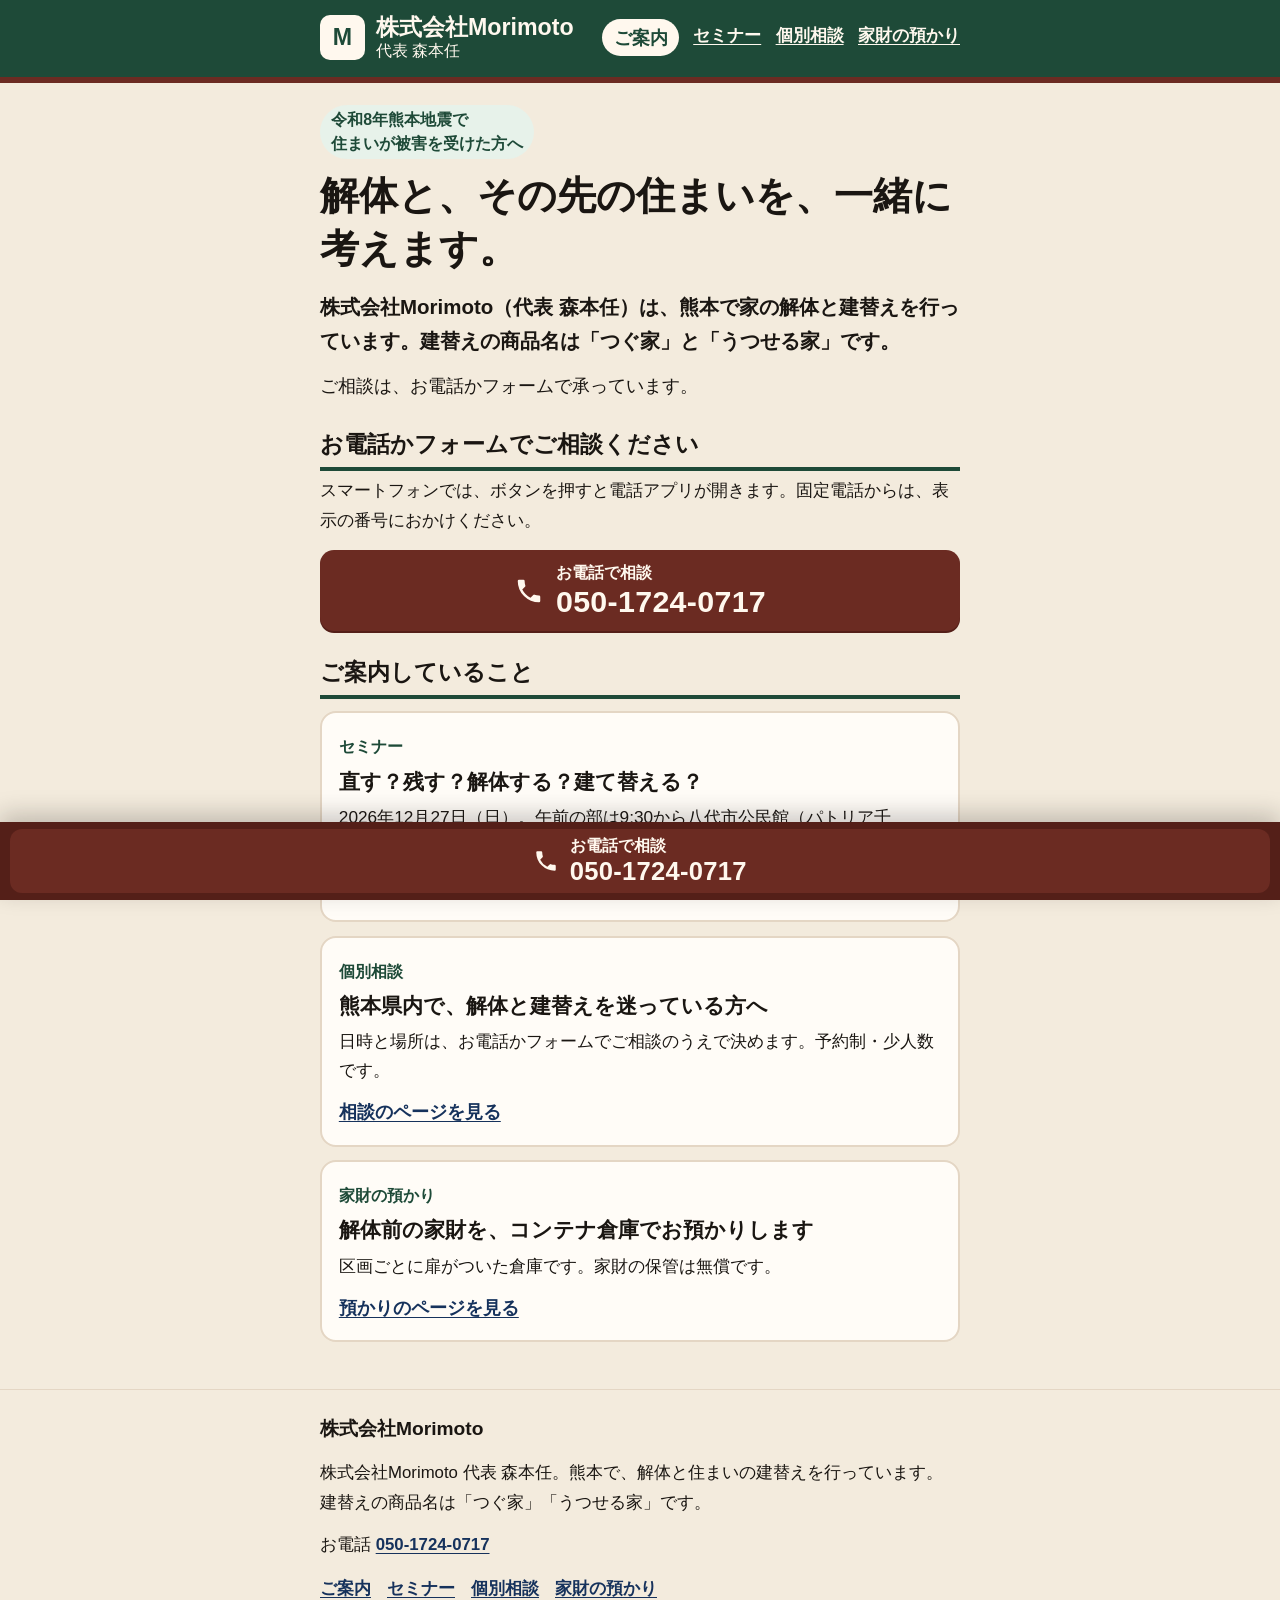
<file: lp/index.html>
<!DOCTYPE html>
<html lang="ja">
<head>
  <meta charset="utf-8">
  <meta name="viewport" content="width=device-width, initial-scale=1">
  <meta name="format-detection" content="telephone=no, email=no, address=no">
  <meta name="robots" content="index, follow">
  <meta name="theme-color" content="#1E4A38">
  <meta name="description" content="令和8年熊本地震で被害を受けた住まいの、解体と建替え（つぐ家・うつせる家）のご相談です。株式会社Morimoto（代表 森本任）。お電話かフォームで。050-1724-0717">
  <meta name="geo.region" content="JP-43">
  <meta name="geo.placename" content="熊本県">
  <title>株式会社Morimoto｜熊本の住まいの再建（解体・建替え）</title>
  <link rel="canonical" href="https://morimoto811-alt.github.io/-/">
  <meta property="og:locale" content="ja_JP">
  <meta property="og:type" content="website">
  <meta property="og:site_name" content="株式会社Morimoto">
  <meta property="og:title" content="株式会社Morimoto｜熊本の住まいの再建（解体・建替え）">
  <meta property="og:description" content="令和8年熊本地震で被害を受けた住まいの、解体と建替え（つぐ家・うつせる家）のご相談です。株式会社Morimoto（代表 森本任）。お電話かフォームで。050-1724-0717">
  <meta property="og:url" content="https://morimoto811-alt.github.io/-/">
  <meta property="og:image" content="https://morimoto811-alt.github.io/-/assets/og-home.png">
  <meta property="og:image:width" content="1200">
  <meta property="og:image:height" content="630">
  <meta property="og:image:alt" content="株式会社Morimoto。住まいの再建。解体と建替えのご相談。つぐ家・うつせる家。電話 050-1724-0717">
  <meta name="twitter:card" content="summary_large_image">
  <meta name="twitter:title" content="株式会社Morimoto｜熊本の住まいの再建（解体・建替え）">
  <meta name="twitter:description" content="令和8年熊本地震で被害を受けた住まいの、解体と建替え（つぐ家・うつせる家）のご相談です。お電話かフォームで。050-1724-0717">
  <meta name="twitter:image" content="https://morimoto811-alt.github.io/-/assets/og-home.png">
  <link rel="icon" href="assets/favicon.svg" type="image/svg+xml">
  <link rel="apple-touch-icon" href="assets/apple-touch.png">
  <link rel="stylesheet" href="assets/style.css?v=1">
</head>
<body>
  <a class="skip" href="#main">本文へ</a>
  <header class="site-header">
    <div class="wrap header-inner">
      <a class="brand" href="./">
        <span class="brand-mark" aria-hidden="true">M</span>
        <span class="brand-text">
          <span class="brand-name">株式会社Morimoto</span>
          <span class="brand-sub">代表 森本任</span>
        </span>
      </a>
      <nav aria-label="ページ">
        <ul class="nav-list" role="list">
          <li><span aria-current="page">ご案内</span></li>
          <li><a href="seminar/">セミナー</a></li>
          <li><a href="consult/">個別相談</a></li>
          <li><a href="storage/">家財の預かり</a></li>
        </ul>
      </nav>
    </div>
  </header>

  <main id="main">
    <div class="wrap">
      <div class="page-hero">
        <p class="kicker">令和8年熊本地震で<br>住まいが被害を受けた方へ</p>
        <h1>解体と、その先の住まいを、一緒に考えます。</h1>
        <p class="lead">株式会社Morimoto（代表 森本任）は、熊本で家の解体と建替えを行っています。建替えの商品名は「つぐ家」と「うつせる家」です。</p>
        <p>ご相談は、お電話かフォームで承っています。</p>
      </div>

      <section class="cta" aria-labelledby="call-title">
        <h2 id="call-title">お電話かフォームでご相談ください</h2>
        <p class="dial-help">スマートフォンでは、ボタンを押すと電話アプリが開きます。固定電話からは、表示の番号におかけください。</p>
        <a class="call-btn" href="tel:05017240717">
          <svg class="phone-icon" viewBox="0 0 24 24" width="30" height="30" aria-hidden="true" focusable="false">
            <path fill="currentColor" d="M6.62 10.79a15.05 15.05 0 0 0 6.59 6.59l2.2-2.2a1 1 0 0 1 1.01-.24 11.36 11.36 0 0 0 3.58.57 1 1 0 0 1 1 1V20a1 1 0 0 1-1 1A17 17 0 0 1 3 4a1 1 0 0 1 1-1h3.5a1 1 0 0 1 1 1c0 1.25.2 2.45.57 3.57a1 1 0 0 1-.25 1.02l-2.2 2.2z"/>
          </svg>
          <span class="call-btn-text">
            <span class="call-btn-kicker">お電話で相談</span>
            <span class="call-btn-number">050-1724-0717</span>
          </span>
        </a>
      </section>

      <section aria-labelledby="guide-title">
        <h2 id="guide-title">ご案内していること</h2>
        <div class="doors">
          <a class="door" href="seminar/">
            <span class="door-kicker">セミナー</span>
            <span class="door-title">直す？残す？解体する？建て替える？</span>
            <span class="door-text">2026年12月27日（日）。午前の部は9:30から八代市公民館（パトリア千丁）、午後の部は13:30から鏡文化センター。参加費無料・要事前登録。</span>
            <span class="door-more">セミナーのページを見る</span>
          </a>
          <a class="door" href="consult/">
            <span class="door-kicker">個別相談</span>
            <span class="door-title">熊本県内で、解体と建替えを迷っている方へ</span>
            <span class="door-text">日時と場所は、お電話かフォームでご相談のうえで決めます。予約制・少人数です。</span>
            <span class="door-more">相談のページを見る</span>
          </a>
          <a class="door" href="storage/">
            <span class="door-kicker">家財の預かり</span>
            <span class="door-title">解体前の家財を、コンテナ倉庫でお預かりします</span>
            <span class="door-text">区画ごとに扉がついた倉庫です。家財の保管は無償です。</span>
            <span class="door-more">預かりのページを見る</span>
          </a>
        </div>
      </section>
    </div>
  </main>

  <footer class="site-footer">
    <div class="wrap">
      <p class="footer-name">株式会社Morimoto</p>
      <p>株式会社Morimoto 代表 森本任。熊本で、解体と住まいの建替えを行っています。建替えの商品名は「つぐ家」「うつせる家」です。</p>
      <p>お電話 <a class="num" href="tel:05017240717">050-1724-0717</a></p>
      <ul class="footer-nav" role="list">
        <li><a href="./">ご案内</a></li>
        <li><a href="seminar/">セミナー</a></li>
        <li><a href="consult/">個別相談</a></li>
        <li><a href="storage/">家財の預かり</a></li>
      </ul>
    </div>
  </footer>

  <div class="sticky-call">
    <a href="tel:05017240717">
      <svg class="phone-icon" viewBox="0 0 24 24" width="26" height="26" aria-hidden="true" focusable="false">
        <path fill="currentColor" d="M6.62 10.79a15.05 15.05 0 0 0 6.59 6.59l2.2-2.2a1 1 0 0 1 1.01-.24 11.36 11.36 0 0 0 3.58.57 1 1 0 0 1 1 1V20a1 1 0 0 1-1 1A17 17 0 0 1 3 4a1 1 0 0 1 1-1h3.5a1 1 0 0 1 1 1c0 1.25.2 2.45.57 3.57a1 1 0 0 1-.25 1.02l-2.2 2.2z"/>
      </svg>
      <span>
        <span class="sticky-kicker">お電話で相談</span>
        <span class="sticky-num">050-1724-0717</span>
      </span>
    </a>
  </div>
</body>
</html>
</file>
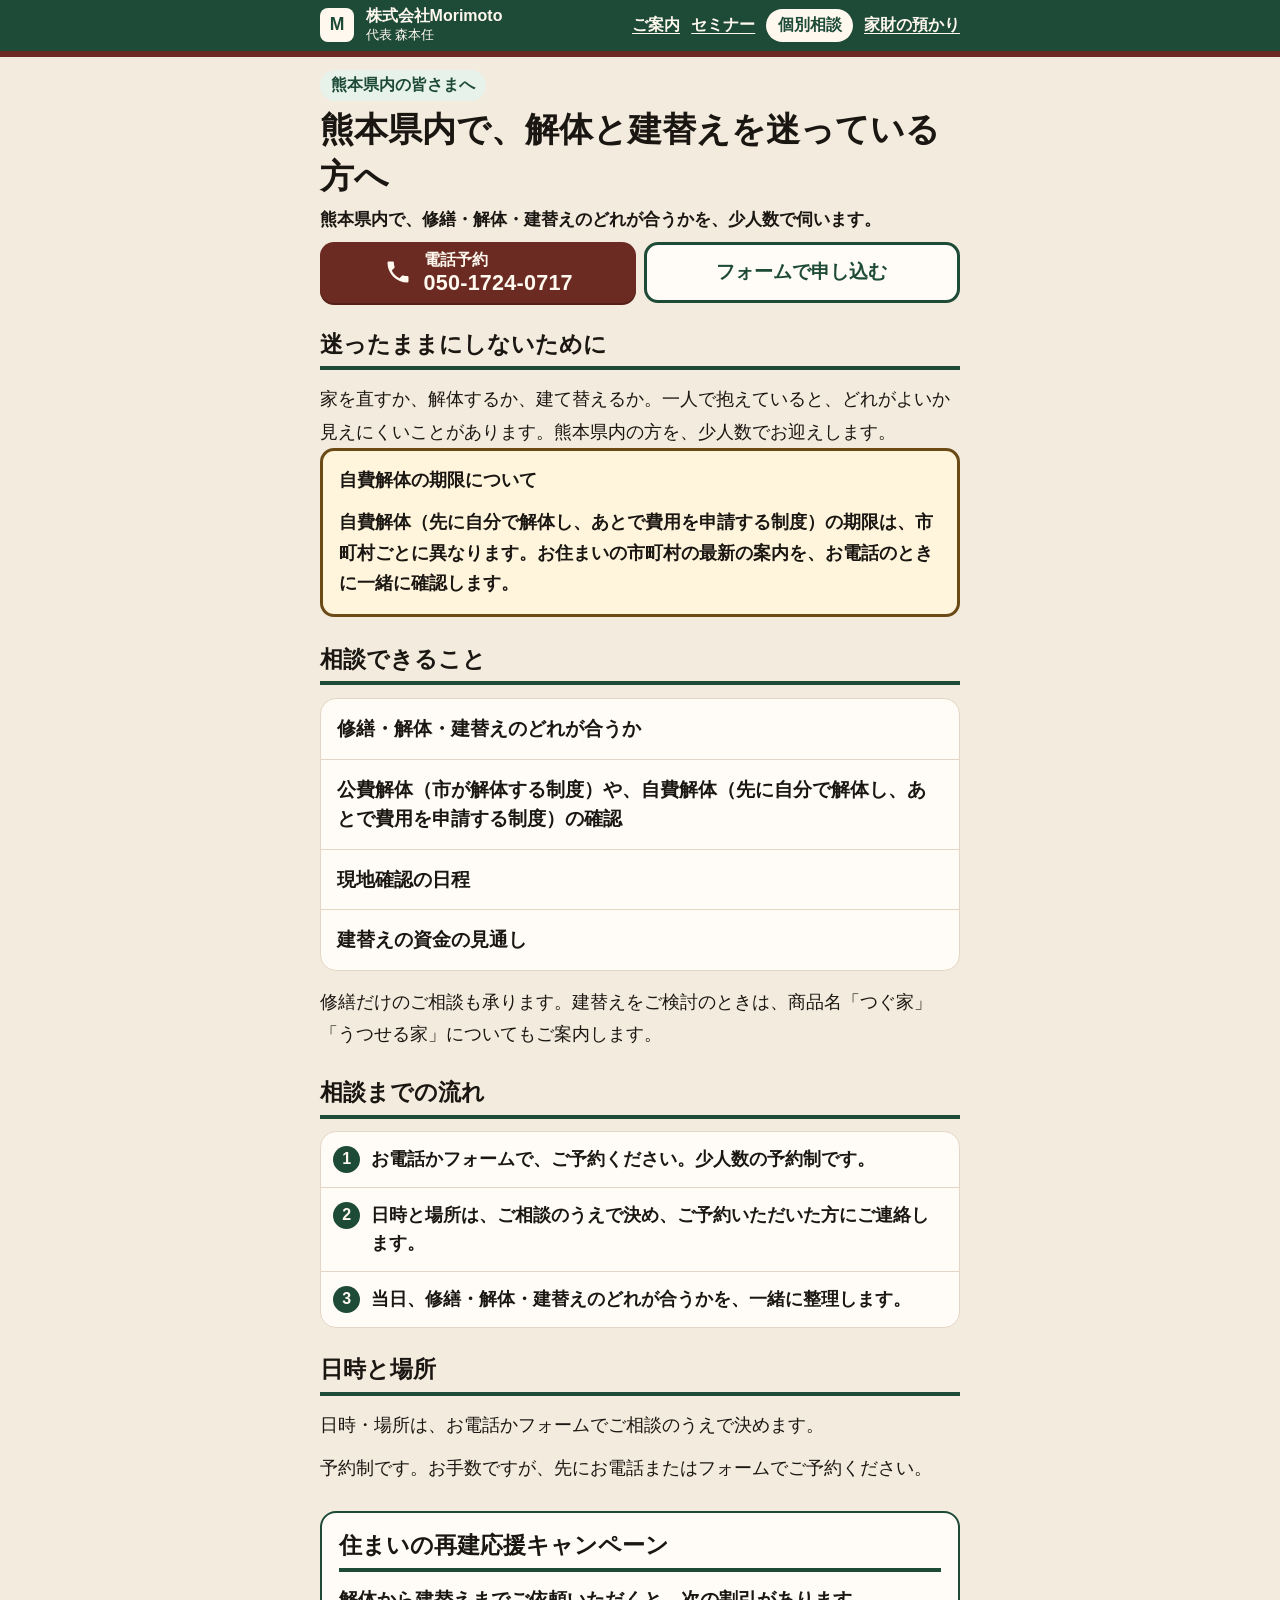
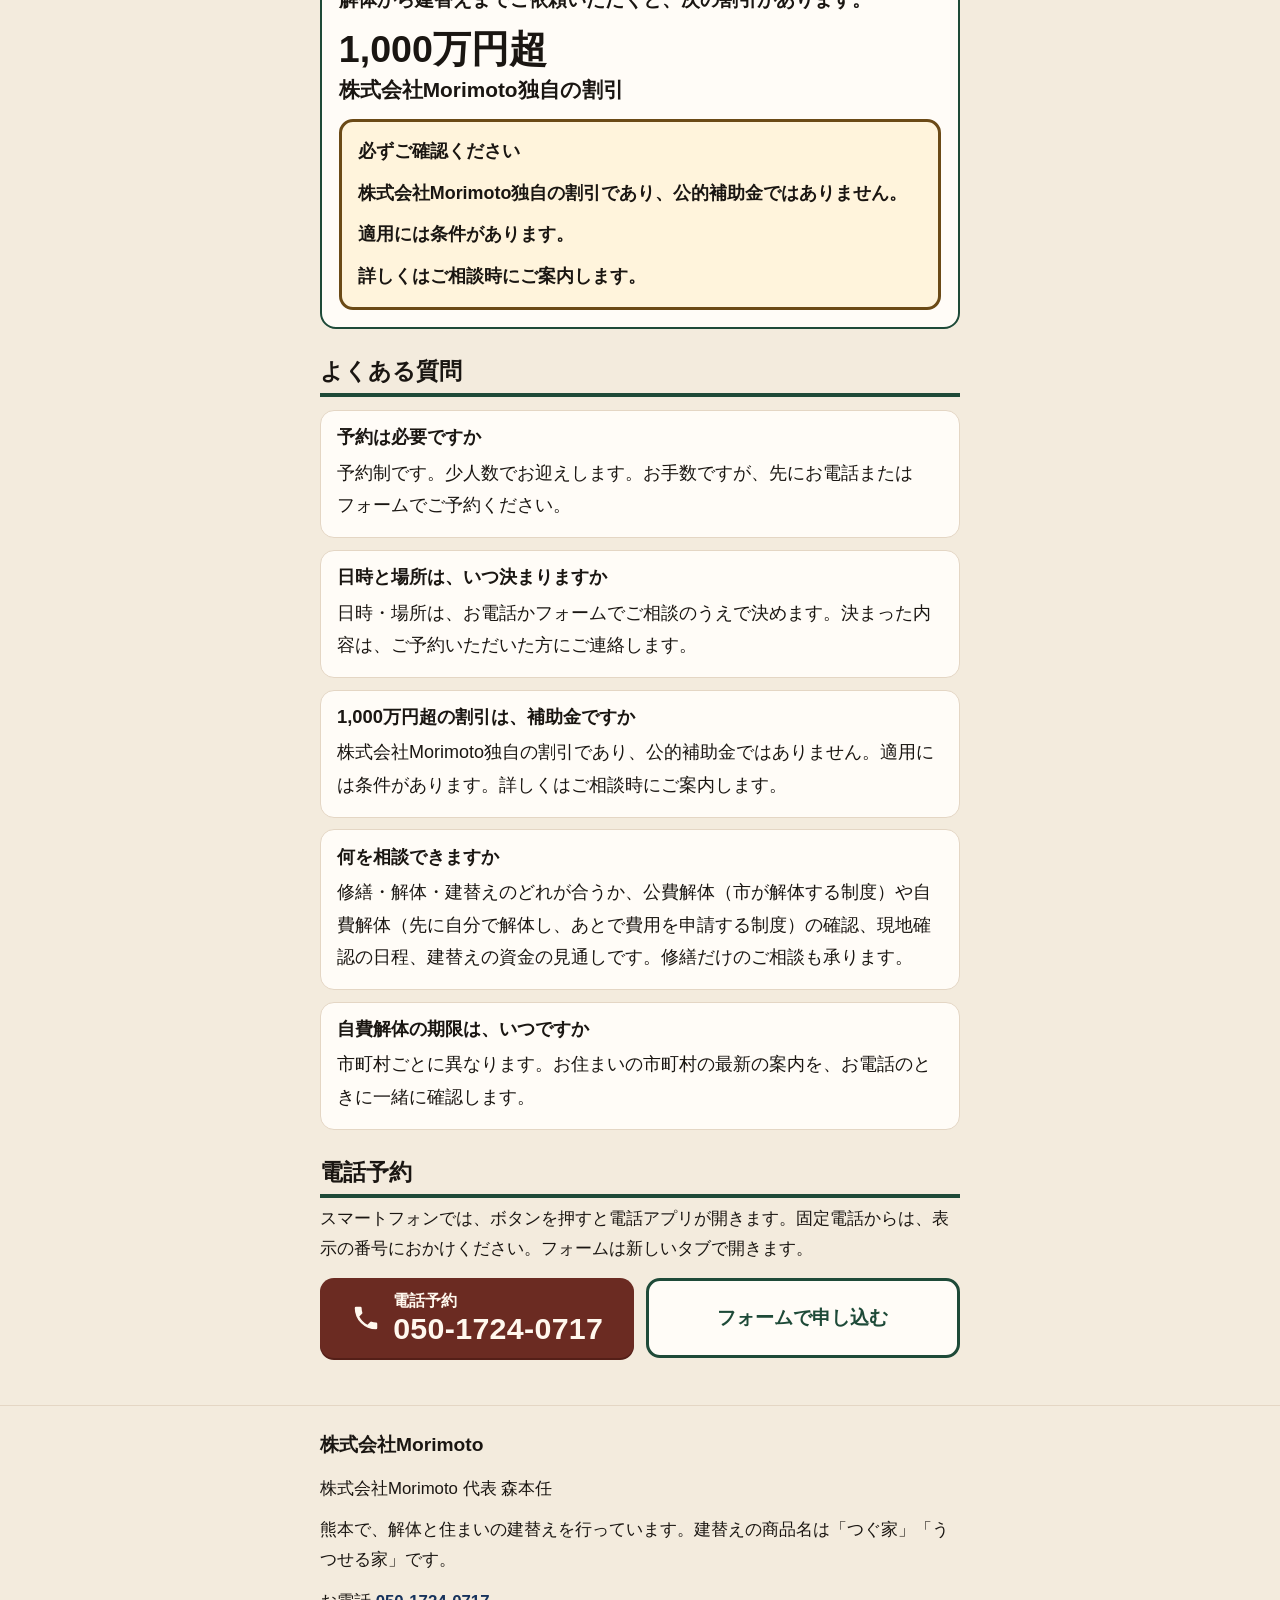
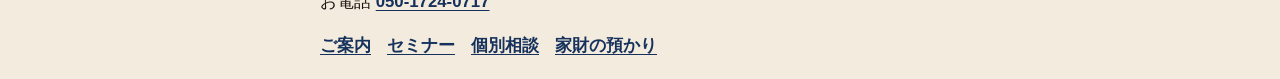
<file: lp/consult/index.html>
<!DOCTYPE html>
<html lang="ja">
<head>
  <meta charset="utf-8">
  <meta name="viewport" content="width=device-width, initial-scale=1">
  <meta name="format-detection" content="telephone=no, email=no, address=no">
  <meta name="robots" content="index, follow">
  <meta name="theme-color" content="#1E4A38">
  <meta name="description" content="熊本県内で解体・建替えを迷う方の個別相談です。日時と場所は、お電話かフォームでご相談のうえで決めます。1,000万円超の割引は株式会社Morimoto独自で、公的補助金ではありません。050-1724-0717">
  <meta name="geo.region" content="JP-43">
  <meta name="geo.placename" content="熊本県">
  <title>熊本県内の個別相談｜解体・建替え｜株式会社Morimoto</title>
  <link rel="canonical" href="https://morimoto811-alt.github.io/-/consult/">
  <meta property="og:locale" content="ja_JP">
  <meta property="og:type" content="website">
  <meta property="og:site_name" content="株式会社Morimoto">
  <meta property="og:title" content="熊本県内の個別相談｜解体・建替え｜株式会社Morimoto">
  <meta property="og:description" content="熊本県内で解体・建替えを迷う方の個別相談です。日時と場所は、お電話かフォームでご相談のうえで決めます。1,000万円超の割引は株式会社Morimoto独自で、公的補助金ではありません。050-1724-0717">
  <meta property="og:url" content="https://morimoto811-alt.github.io/-/consult/">
  <meta property="og:image" content="https://morimoto811-alt.github.io/-/assets/og-uto.png">
  <meta property="og:image:width" content="1200">
  <meta property="og:image:height" content="630">
  <meta property="og:image:alt" content="熊本県内の個別相談。日時と場所はお電話かフォームで決めます。050-1724-0717">
  <meta name="twitter:card" content="summary_large_image">
  <meta name="twitter:title" content="熊本県内の個別相談｜解体・建替え｜株式会社Morimoto">
  <meta name="twitter:description" content="熊本県内で解体・建替えを迷う方の個別相談です。日時と場所は、お電話かフォームでご相談のうえで決めます。050-1724-0717">
  <meta name="twitter:image" content="https://morimoto811-alt.github.io/-/assets/og-uto.png">
  <link rel="icon" href="../assets/favicon.svg" type="image/svg+xml">
  <link rel="apple-touch-icon" href="../assets/apple-touch.png">
  <link rel="stylesheet" href="../assets/style.css?v=5">
</head>
<body class="page-lp" data-form="consult">
  <a class="skip" href="#main">本文へ</a>
  <header class="site-header">
    <div class="wrap header-inner">
      <a class="brand brand-company" href="../">
        <span class="brand-mark" aria-hidden="true">M</span>
        <span class="brand-text">
          <span class="brand-name">株式会社Morimoto</span>
          <span class="brand-sub">代表 森本任</span>
        </span>
      </a>
      <nav aria-label="ページ">
        <ul class="nav-list" role="list">
          <li><a href="../">ご案内</a></li>
          <li><a href="../seminar/">セミナー</a></li>
          <li><span aria-current="page">個別相談</span></li>
          <li><a href="../storage/">家財の預かり</a></li>
        </ul>
      </nav>
    </div>
  </header>

  <main id="main">
    <div class="wrap">
      <div class="page-hero hero">
        <p class="kicker"><span data-area>熊本県内</span>の皆さまへ</p>
        <h1><span data-area>熊本県内</span>で、解体と建替えを迷っている方へ</h1>
        <p class="lead"><span data-area>熊本県内</span>で、修繕・解体・建替えのどれが合うかを、少人数で伺います。</p>
        <div class="cta-actions">
          <a class="call-btn" href="tel:05017240717">
            <svg class="phone-icon" viewBox="0 0 24 24" width="28" height="28" aria-hidden="true" focusable="false"><path fill="currentColor" d="M6.62 10.79a15.05 15.05 0 0 0 6.59 6.59l2.2-2.2a1 1 0 0 1 1.01-.24 11.36 11.36 0 0 0 3.58.57 1 1 0 0 1 1 1V20a1 1 0 0 1-1 1A17 17 0 0 1 3 4a1 1 0 0 1 1-1h3.5a1 1 0 0 1 1 1c0 1.25.2 2.45.57 3.57a1 1 0 0 1-.25 1.02l-2.2 2.2z"/></svg>
            <span class="call-btn-text">
              <span class="call-btn-kicker">電話予約</span>
              <span class="call-btn-number">050-1724-0717</span>
            </span>
          </a>
          <a class="form-btn" data-form-link hidden href="">フォームで申し込む<span class="visually-hidden">（新しいタブで開きます）</span></a>
        </div>
      </div>

      <section aria-labelledby="empathy-title">
        <h2 id="empathy-title">迷ったままにしないために</h2>
        <p>家を直すか、解体するか、建て替えるか。一人で抱えていると、どれがよいか見えにくいことがあります。<span data-area>熊本県内</span>の方を、少人数でお迎えします。</p>
        <aside class="notice">
          <p class="notice-label">自費解体の期限について</p>
          <p>自費解体（先に自分で解体し、あとで費用を申請する制度）の期限は、市町村ごとに異なります。お住まいの市町村の最新の案内を、お電話のときに一緒に確認します。</p>
        </aside>
      </section>

      <section aria-labelledby="topics-title">
        <h2 id="topics-title">相談できること</h2>
        <ul class="points">
          <li>修繕・解体・建替えのどれが合うか</li>
          <li>公費解体（市が解体する制度）や、自費解体（先に自分で解体し、あとで費用を申請する制度）の確認</li>
          <li>現地確認の日程</li>
          <li>建替えの資金の見通し</li>
        </ul>
        <p>修繕だけのご相談も承ります。建替えをご検討のときは、商品名「つぐ家」「うつせる家」についてもご案内します。</p>
      </section>

      <section aria-labelledby="flow-title">
        <h2 id="flow-title">相談までの流れ</h2>
        <ol class="steps">
          <li>お電話かフォームで、ご予約ください。少人数の予約制です。</li>
          <li>日時と場所は、ご相談のうえで決め、ご予約いただいた方にご連絡します。</li>
          <li>当日、修繕・解体・建替えのどれが合うかを、一緒に整理します。</li>
        </ol>
      </section>

      <section aria-labelledby="when-title">
        <h2 id="when-title">日時と場所</h2>
        <p>日時・場所は、お電話かフォームでご相談のうえで決めます。</p>
        <p>予約制です。お手数ですが、先にお電話またはフォームでご予約ください。</p>
      </section>

      <section class="campaign" aria-labelledby="campaign-title">
        <h2 id="campaign-title">住まいの再建応援<span class="keep">キャンペーン</span></h2>
        <p class="campaign-lead">解体から建替えまでご依頼いただくと、次の割引があります。</p>
        <p class="campaign-figure">1,000万円超<span>株式会社Morimoto独自の割引</span></p>
        <aside class="notice">
          <p class="notice-label">必ずご確認ください</p>
          <p>株式会社Morimoto独自の割引であり、公的補助金ではありません。</p>
          <p>適用には条件があります。</p>
          <p>詳しくはご相談時にご案内します。</p>
        </aside>
      </section>

      <section aria-labelledby="faq-title">
        <h2 id="faq-title">よくある質問</h2>
        <div class="faq">
          <article>
            <h3>予約は必要ですか</h3>
            <p>予約制です。少人数でお迎えします。お手数ですが、先にお電話またはフォームでご予約ください。</p>
          </article>
          <article>
            <h3>日時と場所は、いつ決まりますか</h3>
            <p>日時・場所は、お電話かフォームでご相談のうえで決めます。決まった内容は、ご予約いただいた方にご連絡します。</p>
          </article>
          <article>
            <h3>1,000万円超の割引は、補助金ですか</h3>
            <p>株式会社Morimoto独自の割引であり、公的補助金ではありません。適用には条件があります。詳しくはご相談時にご案内します。</p>
          </article>
          <article>
            <h3>何を相談できますか</h3>
            <p>修繕・解体・建替えのどれが合うか、公費解体（市が解体する制度）や自費解体（先に自分で解体し、あとで費用を申請する制度）の確認、現地確認の日程、建替えの資金の見通しです。修繕だけのご相談も承ります。</p>
          </article>
          <article>
            <h3>自費解体の期限は、いつですか</h3>
            <p>市町村ごとに異なります。お住まいの市町村の最新の案内を、お電話のときに一緒に確認します。</p>
          </article>
        </div>
      </section>

      <section class="cta" aria-labelledby="call-title">
        <h2 id="call-title">電話予約</h2>
        <p class="dial-help">スマートフォンでは、ボタンを押すと電話アプリが開きます。固定電話からは、表示の番号におかけください。フォームは新しいタブで開きます。</p>
        <div class="cta-actions">
          <a class="call-btn" href="tel:05017240717">
            <svg class="phone-icon" viewBox="0 0 24 24" width="30" height="30" aria-hidden="true" focusable="false"><path fill="currentColor" d="M6.62 10.79a15.05 15.05 0 0 0 6.59 6.59l2.2-2.2a1 1 0 0 1 1.01-.24 11.36 11.36 0 0 0 3.58.57 1 1 0 0 1 1 1V20a1 1 0 0 1-1 1A17 17 0 0 1 3 4a1 1 0 0 1 1-1h3.5a1 1 0 0 1 1 1c0 1.25.2 2.45.57 3.57a1 1 0 0 1-.25 1.02l-2.2 2.2z"/></svg>
            <span class="call-btn-text">
              <span class="call-btn-kicker">電話予約</span>
              <span class="call-btn-number">050-1724-0717</span>
            </span>
          </a>
          <a class="form-btn" data-form-link hidden href="">フォームで申し込む<span class="visually-hidden">（新しいタブで開きます）</span></a>
        </div>
      </section>
    </div>
  </main>

  <footer class="site-footer">
    <div class="wrap">
      <p class="footer-name">株式会社Morimoto</p>
      <p>株式会社Morimoto 代表 森本任</p>
      <p>熊本で、解体と住まいの建替えを行っています。建替えの商品名は「つぐ家」「うつせる家」です。</p>
      <p>お電話 <a class="num" href="tel:05017240717">050-1724-0717</a></p>
      <ul class="footer-nav" role="list">
        <li><a href="../">ご案内</a></li>
        <li><a href="../seminar/">セミナー</a></li>
        <li><a href="./">個別相談</a></li>
        <li><a href="../storage/">家財の預かり</a></li>
      </ul>
    </div>
  </footer>

  <div class="sticky-call">
    <a class="sticky-phone" href="tel:05017240717">
      <svg class="phone-icon" viewBox="0 0 24 24" width="26" height="26" aria-hidden="true" focusable="false">
        <path fill="currentColor" d="M6.62 10.79a15.05 15.05 0 0 0 6.59 6.59l2.2-2.2a1 1 0 0 1 1.01-.24 11.36 11.36 0 0 0 3.58.57 1 1 0 0 1 1 1V20a1 1 0 0 1-1 1A17 17 0 0 1 3 4a1 1 0 0 1 1-1h3.5a1 1 0 0 1 1 1c0 1.25.2 2.45.57 3.57a1 1 0 0 1-.25 1.02l-2.2 2.2z"/>
      </svg>
      <span>
        <span class="sticky-kicker">電話予約</span>
        <span class="sticky-num">050-1724-0717</span>
      </span>
    </a>
    <a class="form-btn" data-form-link hidden href="">フォームで<br>申し込む<span class="visually-hidden">（新しいタブで開きます）</span></a>
  </div>
  <script src="../config.js"></script>
  <script src="../assets/form-button.js"></script>
  <script src="../assets/area.js"></script>
</body>
</html>
</file>
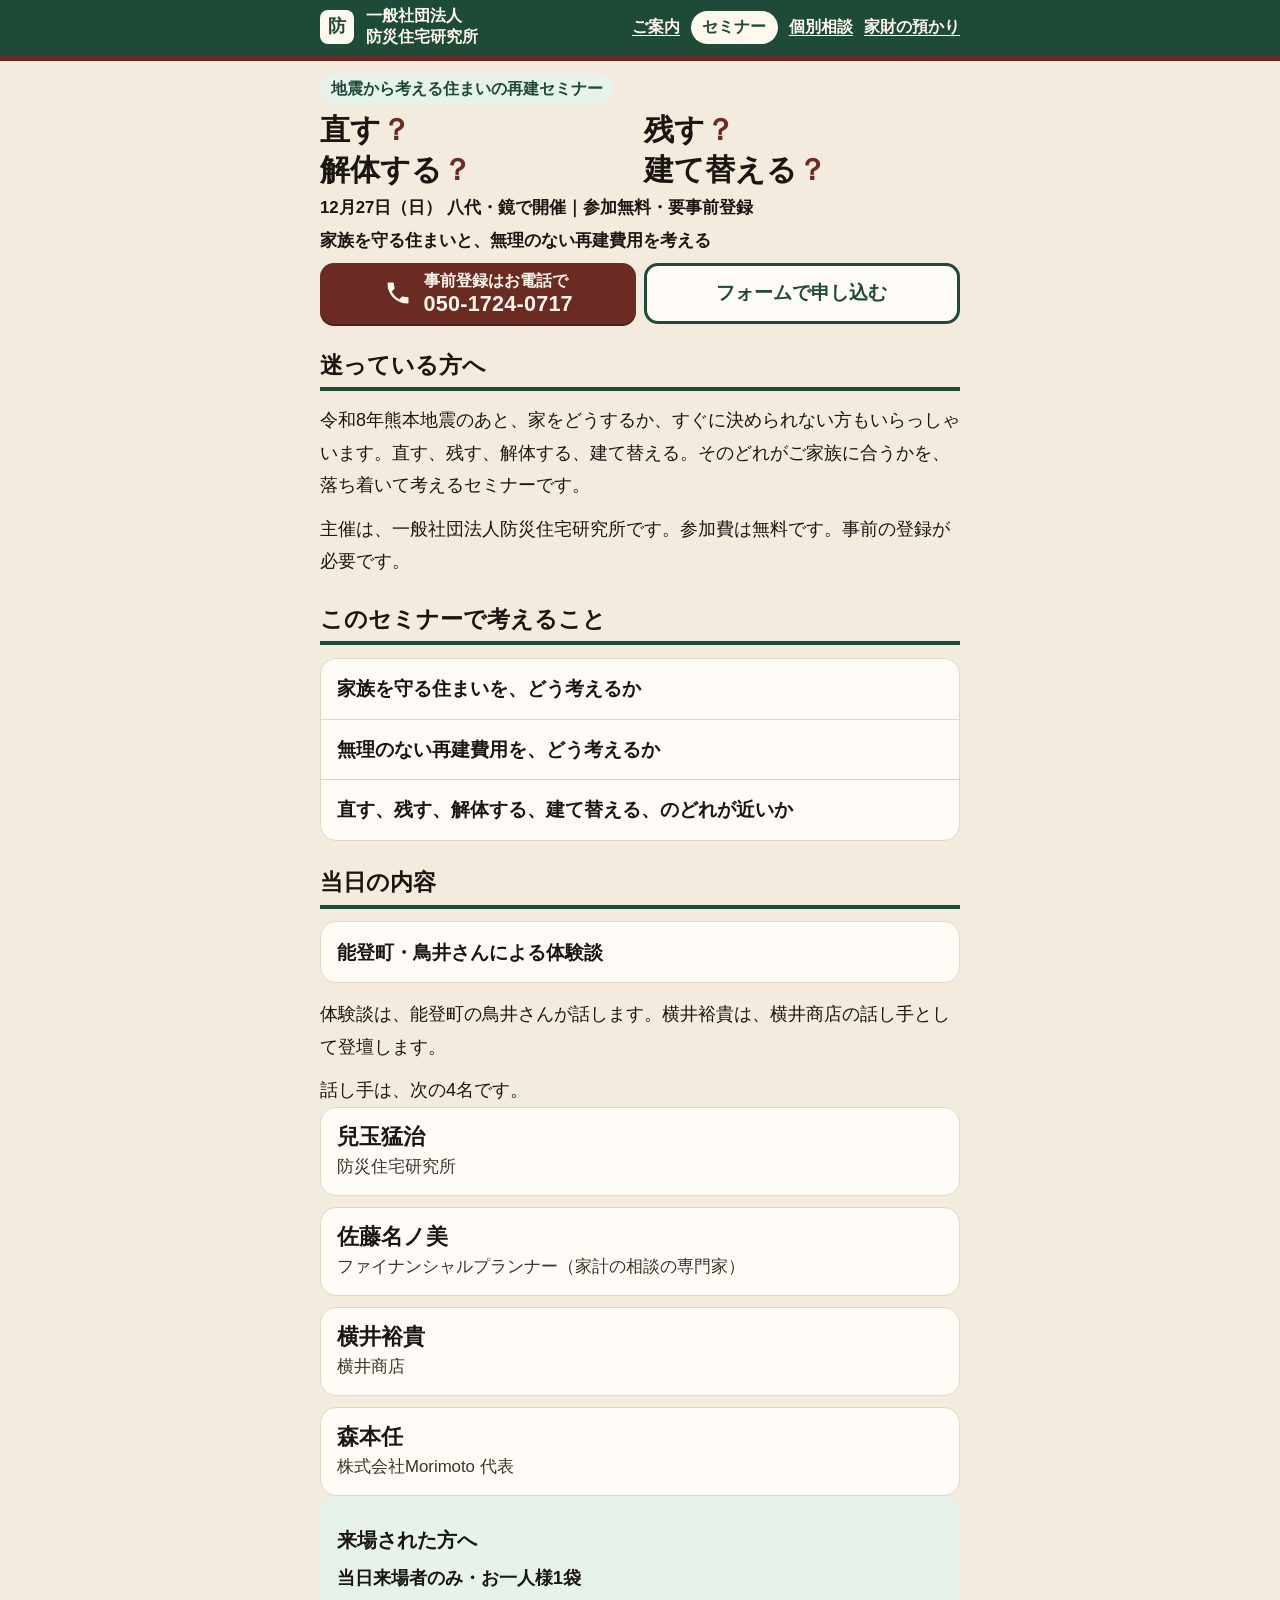
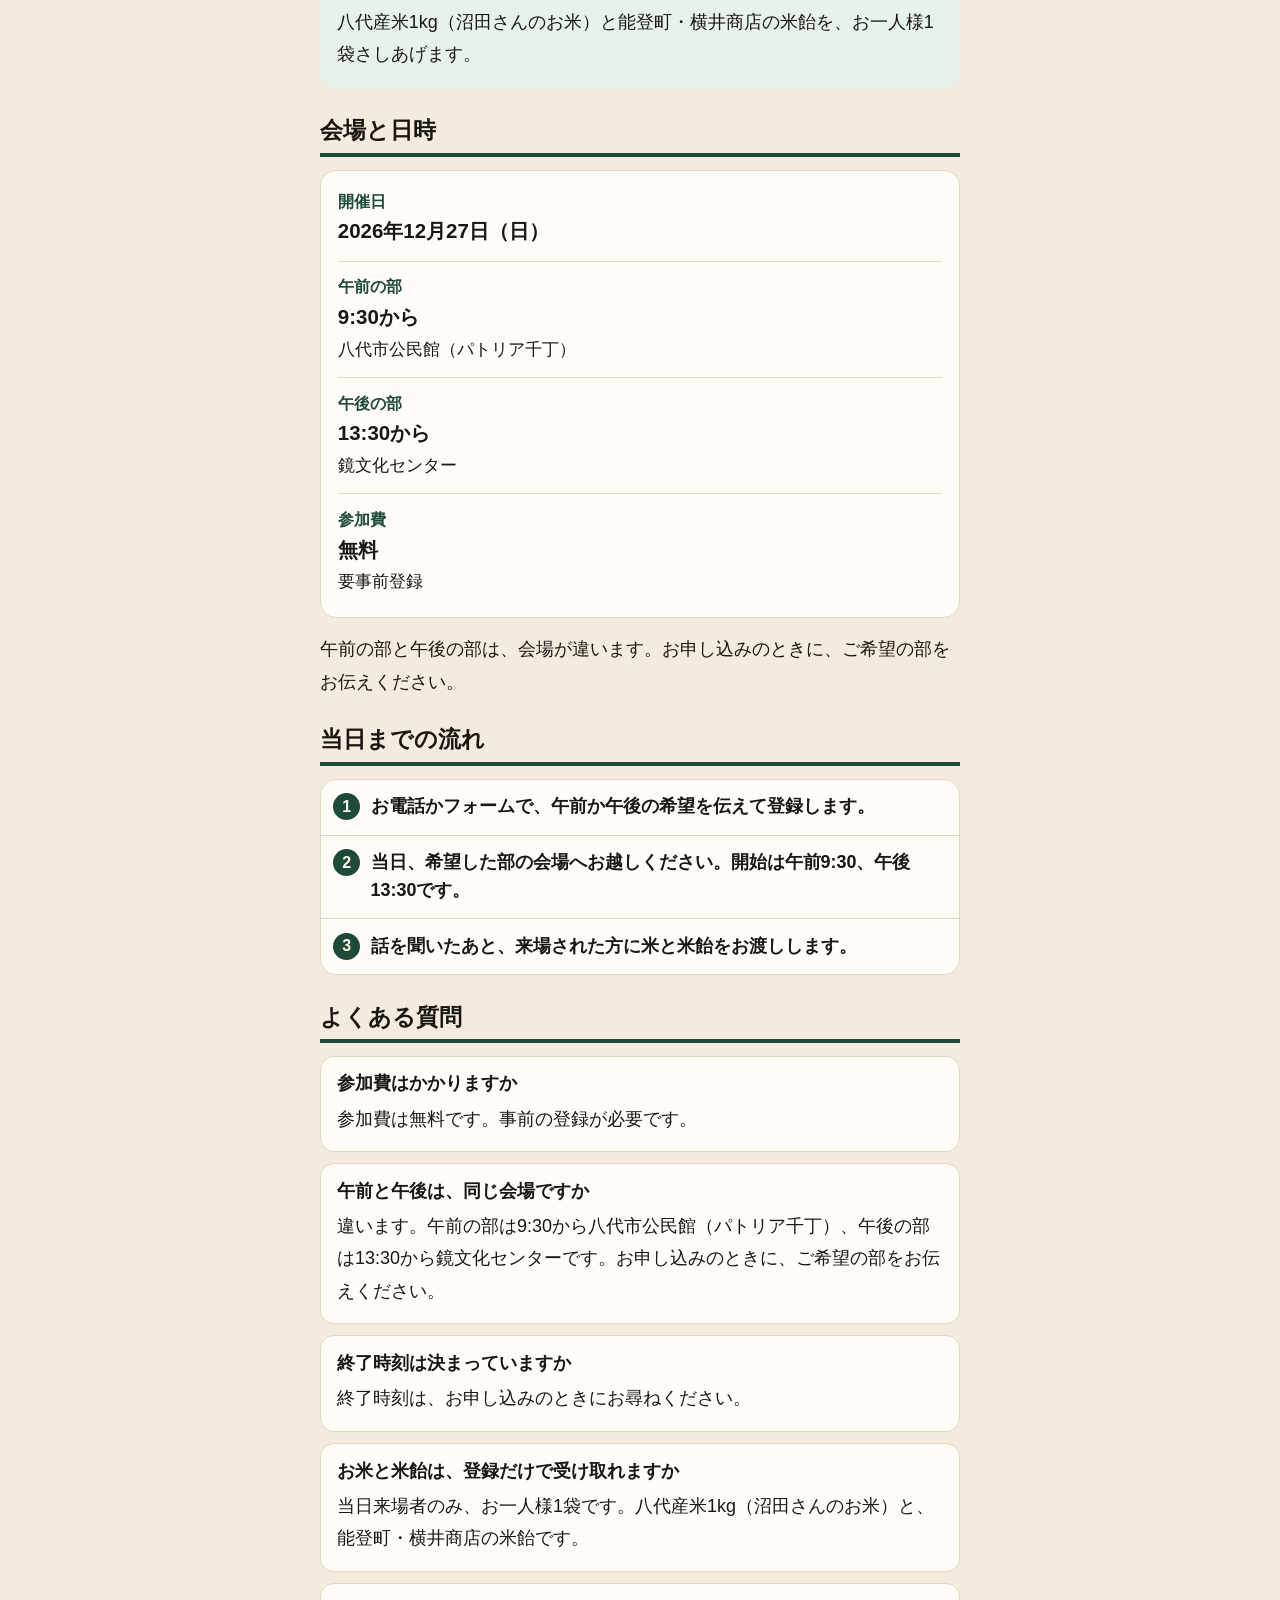
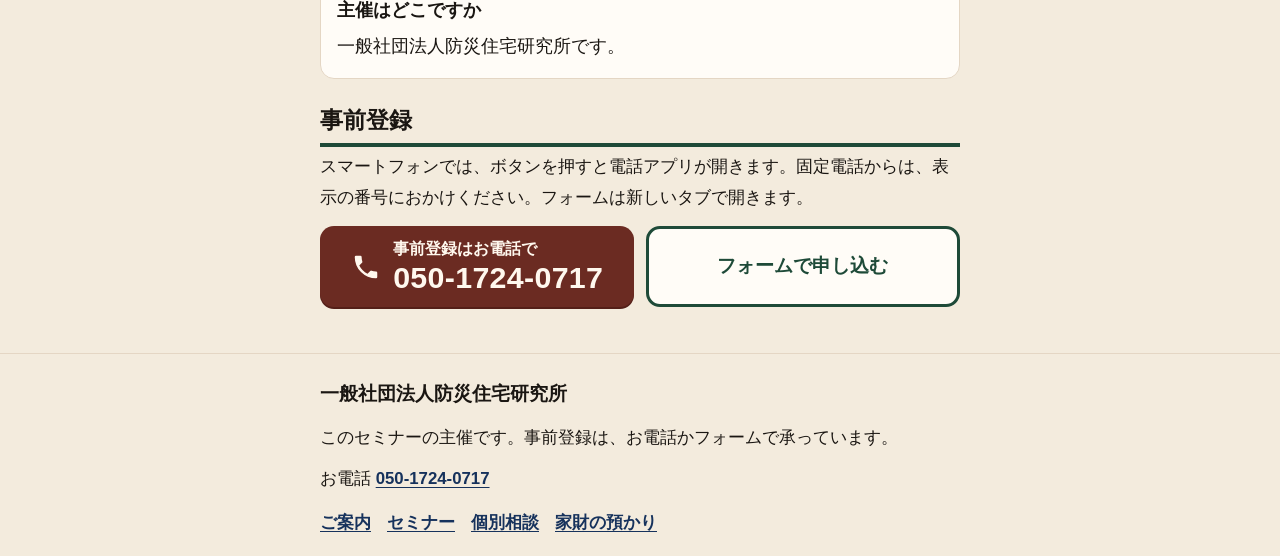
<file: lp/seminar/index.html>
<!DOCTYPE html>
<html lang="ja">
<head>
  <meta charset="utf-8">
  <meta name="viewport" content="width=device-width, initial-scale=1">
  <meta name="format-detection" content="telephone=no, email=no, address=no">
  <meta name="robots" content="index, follow">
  <meta name="theme-color" content="#1E4A38">
  <meta name="description" content="2026年12月27日（日）。午前の部は9:30から八代市公民館（パトリア千丁）、午後の部は13:30から鏡文化センター。参加費無料・要事前登録。050-1724-0717。主催は一般社団法人防災住宅研究所。">
  <meta name="geo.region" content="JP-43">
  <meta name="geo.placename" content="熊本県">
  <title>地震から考える住まいの再建セミナー｜一般社団法人防災住宅研究所</title>
  <link rel="canonical" href="https://morimoto811-alt.github.io/-/seminar/">
  <meta property="og:locale" content="ja_JP">
  <meta property="og:type" content="website">
  <meta property="og:site_name" content="一般社団法人防災住宅研究所">
  <meta property="og:title" content="地震から考える住まいの再建セミナー">
  <meta property="og:description" content="2026年12月27日（日）。午前の部は9:30から八代市公民館（パトリア千丁）、午後の部は13:30から鏡文化センター。参加費無料・要事前登録。050-1724-0717。主催は一般社団法人防災住宅研究所。">
  <meta property="og:url" content="https://morimoto811-alt.github.io/-/seminar/">
  <meta property="og:image" content="https://morimoto811-alt.github.io/-/assets/og-seminar.png">
  <meta property="og:image:width" content="1200">
  <meta property="og:image:height" content="630">
  <meta property="og:image:alt" content="住まいの再建セミナー。直す、残す、解体する、建て替える。2026年12月27日（日）。電話 050-1724-0717">
  <meta name="twitter:card" content="summary_large_image">
  <meta name="twitter:title" content="地震から考える住まいの再建セミナー">
  <meta name="twitter:description" content="2026年12月27日（日）。午前9:30から八代市公民館（パトリア千丁）、午後13:30から鏡文化センター。参加費無料・要事前登録。">
  <meta name="twitter:image" content="https://morimoto811-alt.github.io/-/assets/og-seminar.png">
  <link rel="icon" href="../assets/favicon.svg" type="image/svg+xml">
  <link rel="apple-touch-icon" href="../assets/apple-touch.png">
  <link rel="stylesheet" href="../assets/style.css?v=5">
</head>
<body class="page-lp" data-form="seminar">
  <a class="skip" href="#main">本文へ</a>
  <header class="site-header">
    <div class="wrap header-inner">
      <a class="brand brand-institute" href="./">
        <span class="brand-mark" aria-hidden="true">防</span>
        <span class="brand-text">
          <span class="brand-name">一般社団法人<br>防災住宅研究所</span>
        </span>
      </a>
      <nav aria-label="ページ">
        <ul class="nav-list" role="list">
          <li><a href="../">ご案内</a></li>
          <li><span aria-current="page">セミナー</span></li>
          <li><a href="../consult/">個別相談</a></li>
          <li><a href="../storage/">家財の預かり</a></li>
        </ul>
      </nav>
    </div>
  </header>

  <main id="main">
    <div class="wrap">
      <div class="page-hero hero">
        <p class="kicker">地震から考える住まいの再建セミナー</p>
        <h1 class="questions">
          <span>直す<span class="q">？</span></span>
          <span>残す<span class="q">？</span></span>
          <span>解体する<span class="q">？</span></span>
          <span>建て替える<span class="q">？</span></span>
        </h1>
        <p class="hero-fact">12月27日（日） 八代・鏡で開催｜参加無料・要事前登録</p>
        <p class="lead">家族を守る住まいと、無理のない再建費用を考える</p>
        <div class="cta-actions">
          <a class="call-btn" href="tel:05017240717">
            <svg class="phone-icon" viewBox="0 0 24 24" width="28" height="28" aria-hidden="true" focusable="false"><path fill="currentColor" d="M6.62 10.79a15.05 15.05 0 0 0 6.59 6.59l2.2-2.2a1 1 0 0 1 1.01-.24 11.36 11.36 0 0 0 3.58.57 1 1 0 0 1 1 1V20a1 1 0 0 1-1 1A17 17 0 0 1 3 4a1 1 0 0 1 1-1h3.5a1 1 0 0 1 1 1c0 1.25.2 2.45.57 3.57a1 1 0 0 1-.25 1.02l-2.2 2.2z"/></svg>
            <span class="call-btn-text">
              <span class="call-btn-kicker">事前登録はお電話で</span>
              <span class="call-btn-number">050-1724-0717</span>
            </span>
          </a>
          <a class="form-btn" data-form-link hidden href="">フォームで申し込む<span class="visually-hidden">（新しいタブで開きます）</span></a>
        </div>
      </div>

      <section aria-labelledby="empathy-title">
        <h2 id="empathy-title">迷っている方へ</h2>
        <p>令和8年熊本地震のあと、家をどうするか、すぐに決められない方もいらっしゃいます。直す、残す、解体する、建て替える。そのどれがご家族に合うかを、落ち着いて考えるセミナーです。</p>
        <p>主催は、<span class="keep">一般社団法人防災住宅研究所</span>です。参加費は無料です。事前の登録が必要です。</p>
      </section>

      <section aria-labelledby="answer-title">
        <h2 id="answer-title">このセミナーで考えること</h2>
        <ul class="points">
          <li>家族を守る住まいを、どう考えるか</li>
          <li>無理のない再建費用を、どう考えるか</li>
          <li>直す、残す、解体する、建て替える、のどれが近いか</li>
        </ul>
      </section>

      <section aria-labelledby="program-title">
        <h2 id="program-title">当日の内容</h2>
        <ul class="points">
          <li>能登町・鳥井さんによる体験談</li>
        </ul>
        <p>体験談は、能登町の鳥井さんが話します。横井裕貴は、横井商店の話し手として登壇します。</p>
        <p>話し手は、次の4名です。</p>
        <ul class="people">
          <li><span class="name">兒玉猛治</span><span class="role">防災住宅研究所</span></li>
          <li><span class="name">佐藤名ノ美</span><span class="role">ファイナンシャルプランナー（家計の相談の専門家）</span></li>
          <li><span class="name">横井裕貴</span><span class="role">横井商店</span></li>
          <li><span class="name">森本任</span><span class="role">株式会社Morimoto 代表</span></li>
        </ul>
        <div class="gift">
          <h3 id="gift-title">来場された方へ</h3>
          <p class="gift-limit">当日来場者のみ・お一人様1袋</p>
          <p>八代産米1kg（沼田さんのお米）と能登町・横井商店の米飴を、お一人様1袋さしあげます。</p>
        </div>
      </section>

      <section aria-labelledby="when-title">
        <h2 id="when-title">会場と日時</h2>
        <div class="panel">
          <dl class="facts">
            <div>
              <dt>開催日</dt>
              <dd>2026年12月27日（日）</dd>
            </div>
            <div>
              <dt>午前の部</dt>
              <dd><span class="keep">9:30から</span><span class="note">八代市公民館（パトリア千丁）</span></dd>
            </div>
            <div>
              <dt>午後の部</dt>
              <dd><span class="keep">13:30から</span><span class="note">鏡文化センター</span></dd>
            </div>
            <div>
              <dt>参加費</dt>
              <dd>無料<span class="note">要事前登録</span></dd>
            </div>
          </dl>
        </div>
        <p>午前の部と午後の部は、会場が違います。お申し込みのときに、ご希望の部をお伝えください。</p>
      </section>

      <section aria-labelledby="flow-title">
        <h2 id="flow-title">当日までの流れ</h2>
        <ol class="steps">
          <li>お電話かフォームで、午前か午後の希望を伝えて登録します。</li>
          <li>当日、希望した部の会場へお越しください。開始は午前9:30、午後13:30です。</li>
          <li>話を聞いたあと、来場された方に米と米飴をお渡しします。</li>
        </ol>
      </section>

      <section aria-labelledby="faq-title">
        <h2 id="faq-title">よくある質問</h2>
        <div class="faq">
          <article>
            <h3>参加費はかかりますか</h3>
            <p>参加費は無料です。事前の登録が必要です。</p>
          </article>
          <article>
            <h3>午前と午後は、同じ会場ですか</h3>
            <p>違います。午前の部は9:30から八代市公民館（パトリア千丁）、午後の部は13:30から鏡文化センターです。お申し込みのときに、ご希望の部をお伝えください。</p>
          </article>
          <article>
            <h3>終了時刻は決まっていますか</h3>
            <p>終了時刻は、お申し込みのときにお尋ねください。</p>
          </article>
          <article>
            <h3>お米と米飴は、登録だけで受け取れますか</h3>
            <p>当日来場者のみ、お一人様1袋です。八代産米1kg（沼田さんのお米）と、能登町・横井商店の米飴です。</p>
          </article>
          <article>
            <h3>主催はどこですか</h3>
            <p>一般社団法人防災住宅研究所です。</p>
          </article>
        </div>
      </section>

      <section class="cta" aria-labelledby="call-title">
        <h2 id="call-title">事前登録</h2>
        <p class="dial-help">スマートフォンでは、ボタンを押すと電話アプリが開きます。固定電話からは、表示の番号におかけください。フォームは新しいタブで開きます。</p>
        <div class="cta-actions">
          <a class="call-btn" href="tel:05017240717">
            <svg class="phone-icon" viewBox="0 0 24 24" width="30" height="30" aria-hidden="true" focusable="false"><path fill="currentColor" d="M6.62 10.79a15.05 15.05 0 0 0 6.59 6.59l2.2-2.2a1 1 0 0 1 1.01-.24 11.36 11.36 0 0 0 3.58.57 1 1 0 0 1 1 1V20a1 1 0 0 1-1 1A17 17 0 0 1 3 4a1 1 0 0 1 1-1h3.5a1 1 0 0 1 1 1c0 1.25.2 2.45.57 3.57a1 1 0 0 1-.25 1.02l-2.2 2.2z"/></svg>
            <span class="call-btn-text">
              <span class="call-btn-kicker">事前登録はお電話で</span>
              <span class="call-btn-number">050-1724-0717</span>
            </span>
          </a>
          <a class="form-btn" data-form-link hidden href="">フォームで申し込む<span class="visually-hidden">（新しいタブで開きます）</span></a>
        </div>
      </section>
    </div>
  </main>

  <footer class="site-footer">
    <div class="wrap">
      <p class="footer-name">一般社団法人防災住宅研究所</p>
      <p>このセミナーの主催です。事前登録は、お電話かフォームで承っています。</p>
      <p>お電話 <a class="num" href="tel:05017240717">050-1724-0717</a></p>
      <ul class="footer-nav" role="list">
        <li><a href="../">ご案内</a></li>
        <li><a href="./">セミナー</a></li>
        <li><a href="../consult/">個別相談</a></li>
        <li><a href="../storage/">家財の預かり</a></li>
      </ul>
    </div>
  </footer>

  <div class="sticky-call">
    <a class="sticky-phone" href="tel:05017240717">
      <svg class="phone-icon" viewBox="0 0 24 24" width="26" height="26" aria-hidden="true" focusable="false">
        <path fill="currentColor" d="M6.62 10.79a15.05 15.05 0 0 0 6.59 6.59l2.2-2.2a1 1 0 0 1 1.01-.24 11.36 11.36 0 0 0 3.58.57 1 1 0 0 1 1 1V20a1 1 0 0 1-1 1A17 17 0 0 1 3 4a1 1 0 0 1 1-1h3.5a1 1 0 0 1 1 1c0 1.25.2 2.45.57 3.57a1 1 0 0 1-.25 1.02l-2.2 2.2z"/>
      </svg>
      <span>
        <span class="sticky-kicker">事前登録はお電話で</span>
        <span class="sticky-num">050-1724-0717</span>
      </span>
    </a>
    <a class="form-btn" data-form-link hidden href="">フォームで<br>申し込む<span class="visually-hidden">（新しいタブで開きます）</span></a>
  </div>
  <script src="../config.js"></script>
  <script src="../assets/form-button.js"></script>
</body>
</html>
</file>
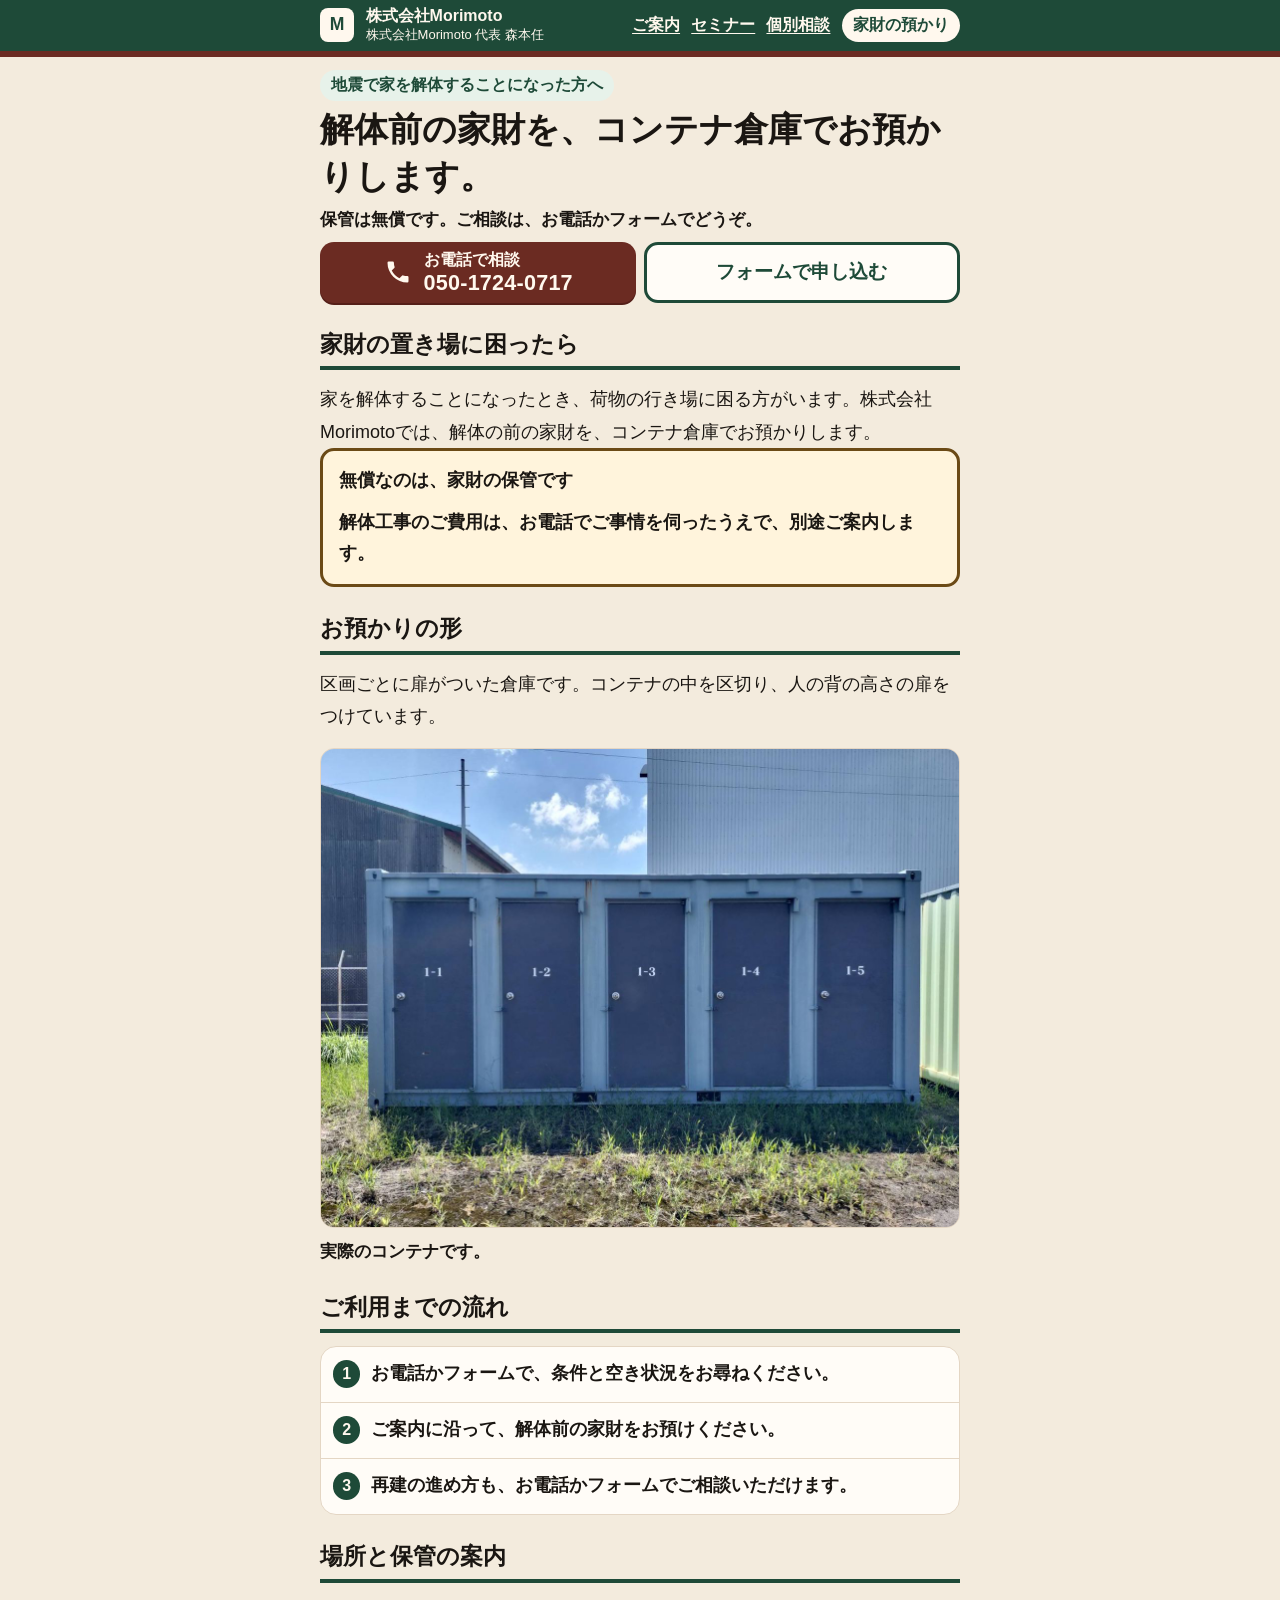
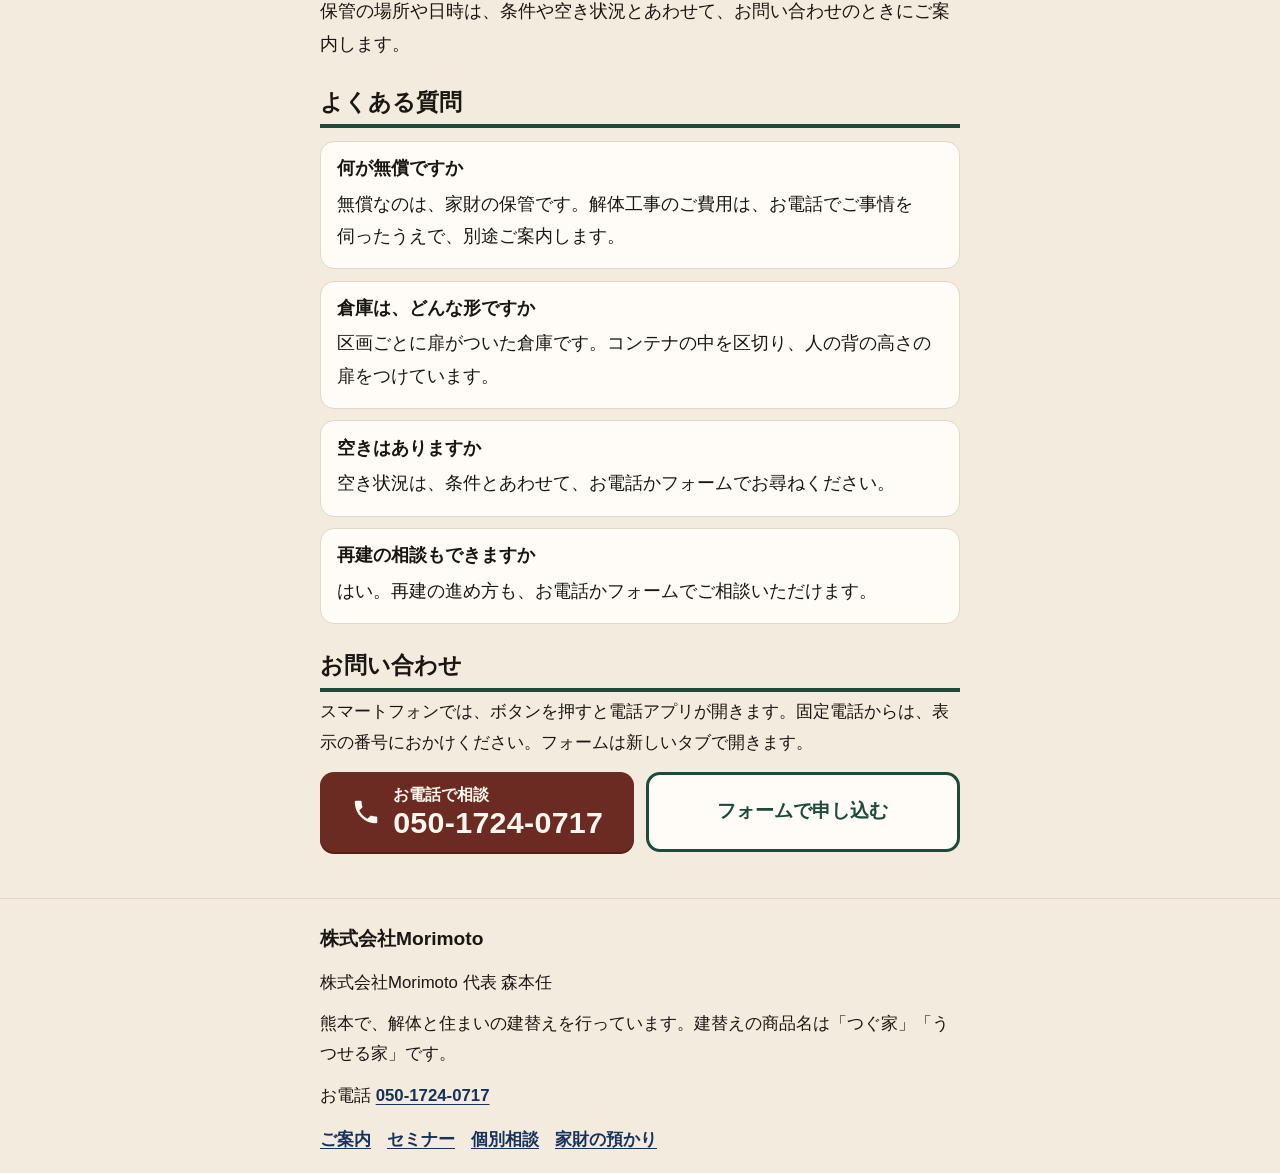
<file: lp/storage/index.html>
<!DOCTYPE html>
<html lang="ja">
<head>
  <meta charset="utf-8">
  <meta name="viewport" content="width=device-width, initial-scale=1">
  <meta name="format-detection" content="telephone=no, email=no, address=no">
  <meta name="robots" content="index, follow">
  <meta name="theme-color" content="#1E4A38">
  <meta name="description" content="地震で家を解体することになった方の家財を、区画ごとに扉がついたコンテナ倉庫でお預かりします。保管は無償です。ご相談はお電話かフォームで。050-1724-0717">
  <meta name="geo.region" content="JP-43">
  <meta name="geo.placename" content="熊本県">
  <title>家財のコンテナ倉庫｜株式会社Morimoto</title>
  <link rel="canonical" href="https://morimoto811-alt.github.io/-/storage/">
  <meta property="og:locale" content="ja_JP">
  <meta property="og:type" content="website">
  <meta property="og:site_name" content="株式会社Morimoto">
  <meta property="og:title" content="解体前の家財をコンテナ倉庫でお預かりします">
  <meta property="og:description" content="地震で家を解体することになった方の家財を、区画ごとに扉がついたコンテナ倉庫でお預かりします。保管は無償です。ご相談はお電話かフォームで。050-1724-0717">
  <meta property="og:url" content="https://morimoto811-alt.github.io/-/storage/">
  <meta property="og:image" content="https://morimoto811-alt.github.io/-/assets/og-storage.png">
  <meta property="og:image:width" content="1200">
  <meta property="og:image:height" content="630">
  <meta property="og:image:alt" content="株式会社Morimotoのコンテナ倉庫。区画ごとに扉がついています。保管は無償です。電話 050-1724-0717">
  <meta name="twitter:card" content="summary_large_image">
  <meta name="twitter:title" content="解体前の家財をコンテナ倉庫でお預かりします">
  <meta name="twitter:description" content="区画ごとに扉がついたコンテナ倉庫で、解体前の家財をお預かりします。保管は無償です。050-1724-0717">
  <meta name="twitter:image" content="https://morimoto811-alt.github.io/-/assets/og-storage.png">
  <link rel="icon" href="../assets/favicon.svg" type="image/svg+xml">
  <link rel="apple-touch-icon" href="../assets/apple-touch.png">
  <link rel="stylesheet" href="../assets/style.css?v=5">
</head>
<body class="page-lp" data-form="storage">
  <a class="skip" href="#main">本文へ</a>
  <header class="site-header">
    <div class="wrap header-inner">
      <a class="brand brand-company" href="../">
        <span class="brand-mark" aria-hidden="true">M</span>
        <span class="brand-text">
          <span class="brand-name">株式会社Morimoto</span>
          <span class="brand-sub">株式会社Morimoto 代表 森本任</span>
        </span>
      </a>
      <nav aria-label="ページ">
        <ul class="nav-list" role="list">
          <li><a href="../">ご案内</a></li>
          <li><a href="../seminar/">セミナー</a></li>
          <li><a href="../consult/">個別相談</a></li>
          <li><span aria-current="page">家財の預かり</span></li>
        </ul>
      </nav>
    </div>
  </header>

  <main id="main">
    <div class="wrap">
      <div class="page-hero hero">
        <p class="kicker">地震で家を解体することになった方へ</p>
        <h1>解体前の家財を、コンテナ倉庫でお預かりします。</h1>
        <p class="lead">保管は無償です。ご相談は、お電話かフォームでどうぞ。</p>
        <div class="cta-actions">
          <a class="call-btn" href="tel:05017240717">
            <svg class="phone-icon" viewBox="0 0 24 24" width="28" height="28" aria-hidden="true" focusable="false"><path fill="currentColor" d="M6.62 10.79a15.05 15.05 0 0 0 6.59 6.59l2.2-2.2a1 1 0 0 1 1.01-.24 11.36 11.36 0 0 0 3.58.57 1 1 0 0 1 1 1V20a1 1 0 0 1-1 1A17 17 0 0 1 3 4a1 1 0 0 1 1-1h3.5a1 1 0 0 1 1 1c0 1.25.2 2.45.57 3.57a1 1 0 0 1-.25 1.02l-2.2 2.2z"/></svg>
            <span class="call-btn-text">
              <span class="call-btn-kicker">お電話で相談</span>
              <span class="call-btn-number">050-1724-0717</span>
            </span>
          </a>
          <a class="form-btn" data-form-link hidden href="">フォームで申し込む<span class="visually-hidden">（新しいタブで開きます）</span></a>
        </div>
      </div>

      <section aria-labelledby="empathy-title">
        <h2 id="empathy-title">家財の置き場に困ったら</h2>
        <p>家を解体することになったとき、荷物の行き場に困る方がいます。株式会社Morimotoでは、解体の前の家財を、コンテナ倉庫でお預かりします。</p>
        <aside class="notice">
          <p class="notice-label">無償なのは、家財の保管です</p>
          <p>解体工事のご費用は、お電話でご事情を伺ったうえで、別途ご案内します。</p>
        </aside>
      </section>

      <section aria-labelledby="shape-title">
        <h2 id="shape-title">お預かりの形</h2>
        <p>区画ごとに扉がついた倉庫です。コンテナの中を区切り、人の背の高さの扉をつけています。</p>
        <figure class="photo">
          <img src="../assets/container.jpg" width="1280" height="960" alt="コンテナ倉庫の写真。一つのコンテナが区切られ、区画ごとに人の背の高さの扉が並んでいます。" loading="lazy">
          <figcaption>実際のコンテナです。</figcaption>
        </figure>
      </section>

      <section aria-labelledby="flow-title">
        <h2 id="flow-title">ご利用までの流れ</h2>
        <ol class="steps">
          <li>お電話かフォームで、条件と空き状況をお尋ねください。</li>
          <li>ご案内に沿って、解体前の家財をお預けください。</li>
          <li>再建の進め方も、お電話かフォームでご相談いただけます。</li>
        </ol>
      </section>

      <section aria-labelledby="when-title">
        <h2 id="when-title">場所と保管の案内</h2>
        <p>保管の場所や日時は、条件や空き状況とあわせて、お問い合わせのときにご案内します。</p>
      </section>

      <section aria-labelledby="faq-title">
        <h2 id="faq-title">よくある質問</h2>
        <div class="faq">
          <article>
            <h3>何が無償ですか</h3>
            <p>無償なのは、家財の保管です。解体工事のご費用は、お電話でご事情を伺ったうえで、別途ご案内します。</p>
          </article>
          <article>
            <h3>倉庫は、どんな形ですか</h3>
            <p>区画ごとに扉がついた倉庫です。コンテナの中を区切り、人の背の高さの扉をつけています。</p>
          </article>
          <article>
            <h3>空きはありますか</h3>
            <p>空き状況は、条件とあわせて、お電話かフォームでお尋ねください。</p>
          </article>
          <article>
            <h3>再建の相談もできますか</h3>
            <p>はい。再建の進め方も、お電話かフォームでご相談いただけます。</p>
          </article>
        </div>
      </section>

      <section class="cta" aria-labelledby="call-title">
        <h2 id="call-title">お問い合わせ</h2>
        <p class="dial-help">スマートフォンでは、ボタンを押すと電話アプリが開きます。固定電話からは、表示の番号におかけください。フォームは新しいタブで開きます。</p>
        <div class="cta-actions">
          <a class="call-btn" href="tel:05017240717">
            <svg class="phone-icon" viewBox="0 0 24 24" width="30" height="30" aria-hidden="true" focusable="false"><path fill="currentColor" d="M6.62 10.79a15.05 15.05 0 0 0 6.59 6.59l2.2-2.2a1 1 0 0 1 1.01-.24 11.36 11.36 0 0 0 3.58.57 1 1 0 0 1 1 1V20a1 1 0 0 1-1 1A17 17 0 0 1 3 4a1 1 0 0 1 1-1h3.5a1 1 0 0 1 1 1c0 1.25.2 2.45.57 3.57a1 1 0 0 1-.25 1.02l-2.2 2.2z"/></svg>
            <span class="call-btn-text">
              <span class="call-btn-kicker">お電話で相談</span>
              <span class="call-btn-number">050-1724-0717</span>
            </span>
          </a>
          <a class="form-btn" data-form-link hidden href="">フォームで申し込む<span class="visually-hidden">（新しいタブで開きます）</span></a>
        </div>
      </section>
    </div>
  </main>

  <footer class="site-footer">
    <div class="wrap">
      <p class="footer-name">株式会社Morimoto</p>
      <p>株式会社Morimoto 代表 森本任</p>
      <p>熊本で、解体と住まいの建替えを行っています。建替えの商品名は「つぐ家」「うつせる家」です。</p>
      <p>お電話 <a class="num" href="tel:05017240717">050-1724-0717</a></p>
      <ul class="footer-nav" role="list">
        <li><a href="../">ご案内</a></li>
        <li><a href="../seminar/">セミナー</a></li>
        <li><a href="../consult/">個別相談</a></li>
        <li><a href="./">家財の預かり</a></li>
      </ul>
    </div>
  </footer>

  <div class="sticky-call">
    <a class="sticky-phone" href="tel:05017240717">
      <svg class="phone-icon" viewBox="0 0 24 24" width="26" height="26" aria-hidden="true" focusable="false">
        <path fill="currentColor" d="M6.62 10.79a15.05 15.05 0 0 0 6.59 6.59l2.2-2.2a1 1 0 0 1 1.01-.24 11.36 11.36 0 0 0 3.58.57 1 1 0 0 1 1 1V20a1 1 0 0 1-1 1A17 17 0 0 1 3 4a1 1 0 0 1 1-1h3.5a1 1 0 0 1 1 1c0 1.25.2 2.45.57 3.57a1 1 0 0 1-.25 1.02l-2.2 2.2z"/>
      </svg>
      <span>
        <span class="sticky-kicker">お電話で相談</span>
        <span class="sticky-num">050-1724-0717</span>
      </span>
    </a>
    <a class="form-btn" data-form-link hidden href="">フォームで<br>申し込む<span class="visually-hidden">（新しいタブで開きます）</span></a>
  </div>
  <script src="../config.js"></script>
  <script src="../assets/form-button.js"></script>
</body>
</html>
</file>
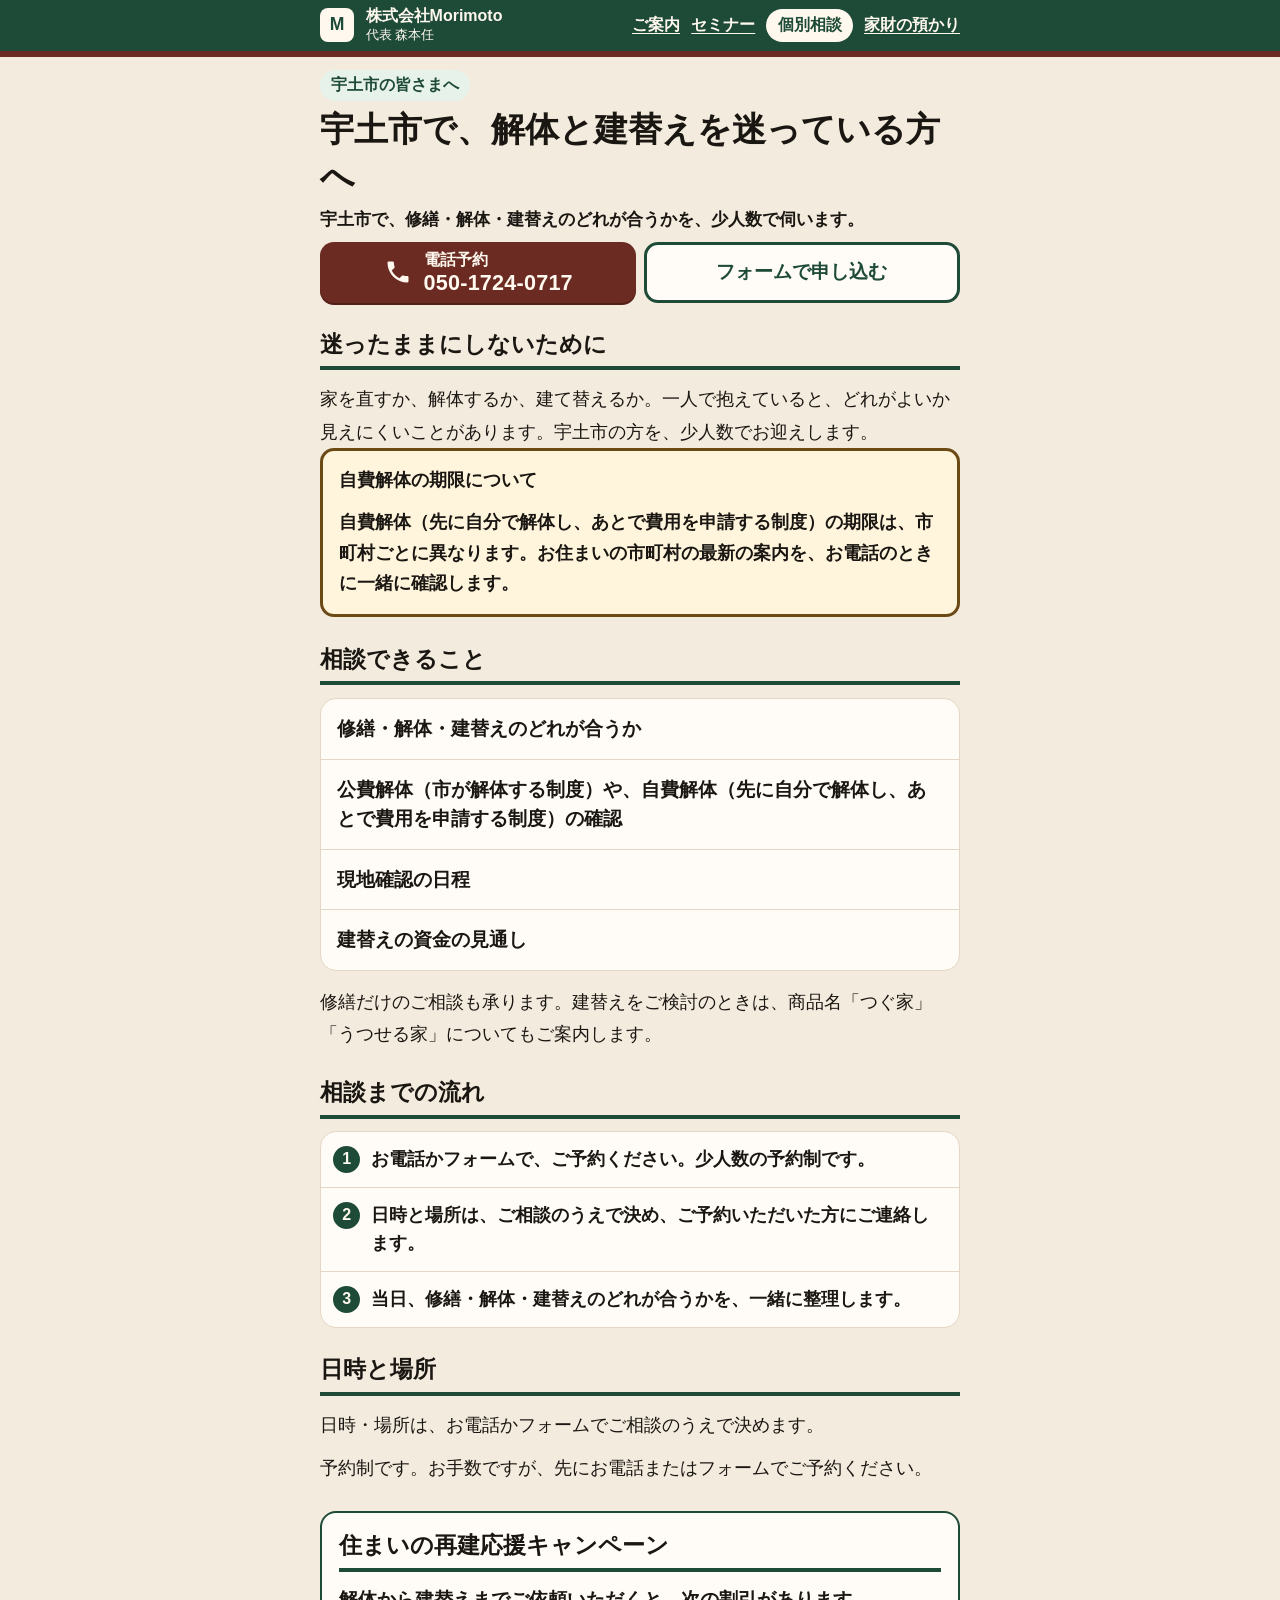
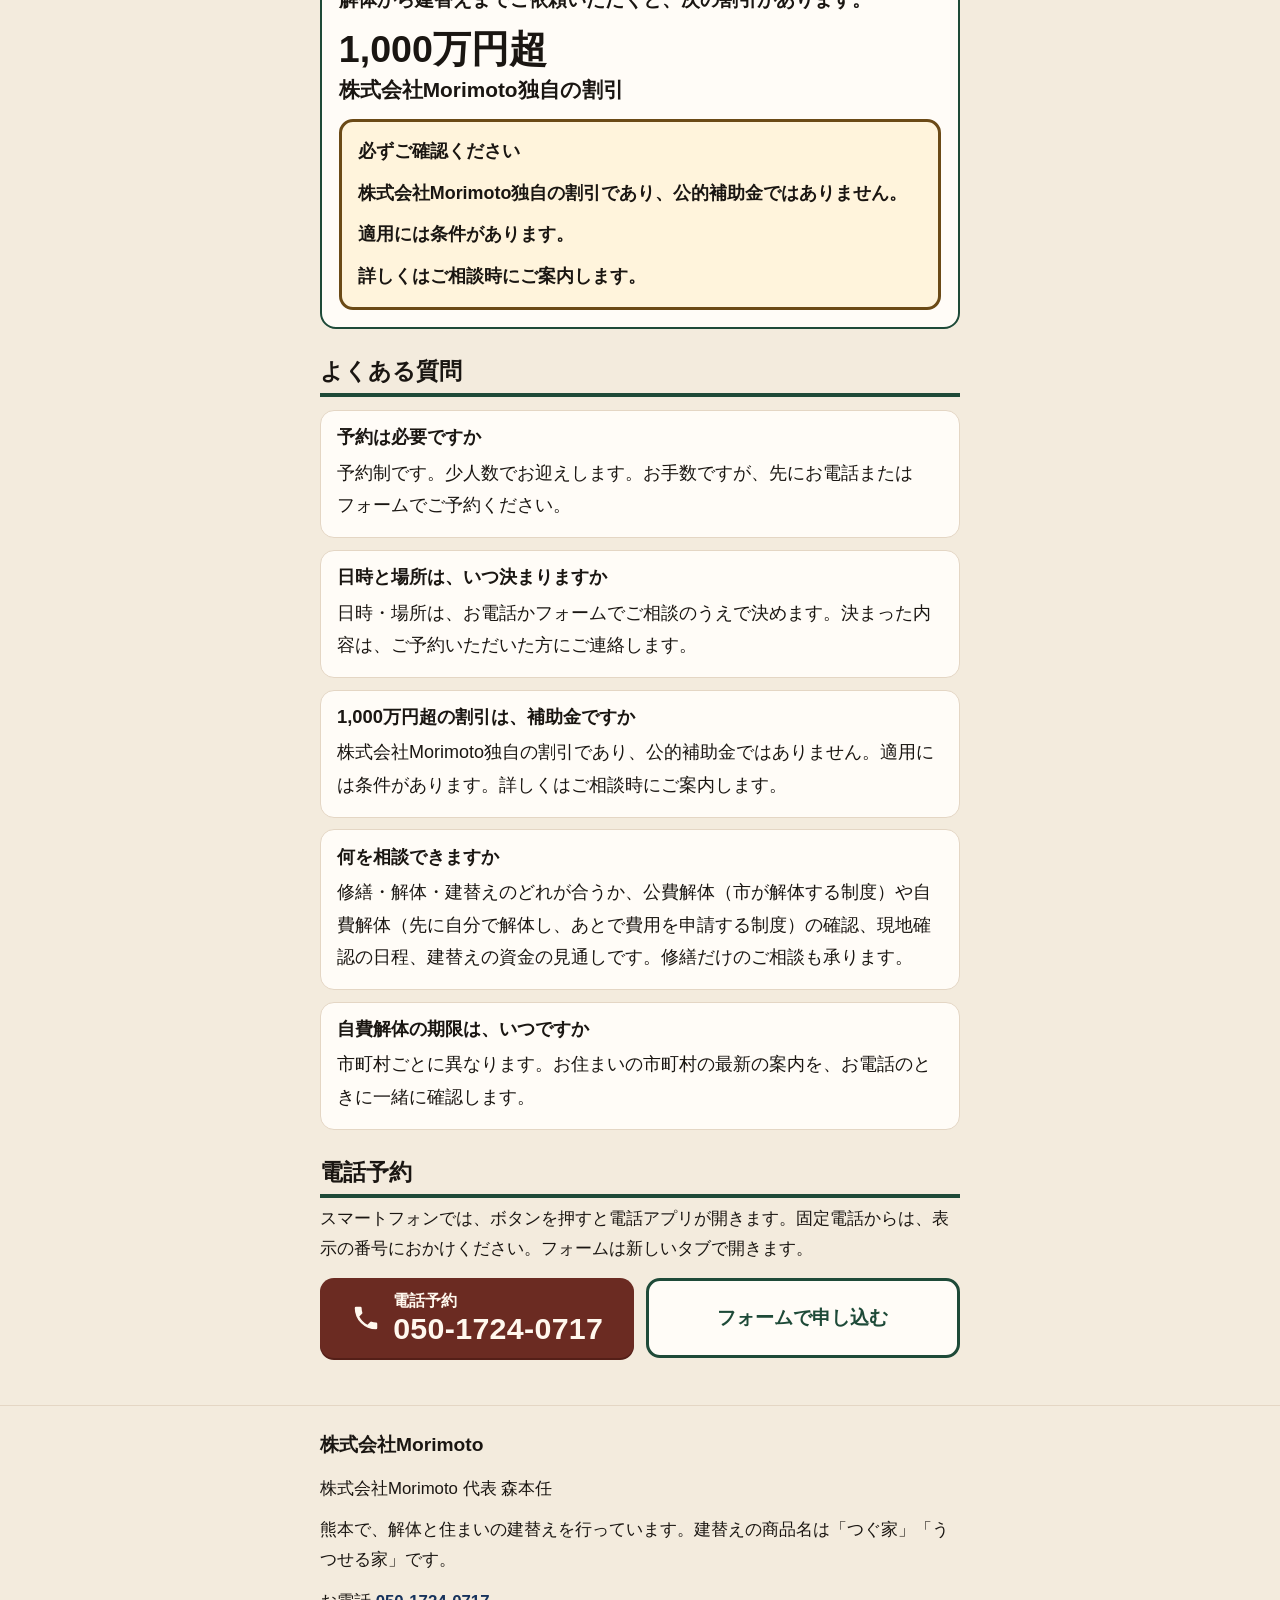
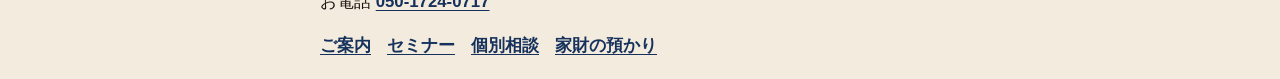
<file: lp/uto/index.html>
<!DOCTYPE html>
<html lang="ja">
<head>
  <meta charset="utf-8">
  <meta name="viewport" content="width=device-width, initial-scale=1">
  <meta name="robots" content="noindex, follow">
  <meta http-equiv="refresh" content="0; url=../consult/?area=%E5%AE%87%E5%9C%9F%E5%B8%82">
  <link rel="canonical" href="https://morimoto811-alt.github.io/-/consult/?area=%E5%AE%87%E5%9C%9F%E5%B8%82">
  <title>個別相談へ移動します｜株式会社Morimoto</title>
  <script>location.replace("../consult/?area=" + encodeURIComponent("宇土市"));</script>
</head>
<body>
  <p>個別相談のページへ移動します。<a href="../consult/?area=%E5%AE%87%E5%9C%9F%E5%B8%82">移動しない場合はこちら</a></p>
</body>
</html>
</file>
<file: lp/assets/style.css>
/* 森本 — shared styles for the housing-rebuild landing pages.
   Mobile first, large type, high contrast. No webfonts. */

:root {
  color-scheme: light;
  --ink: #1a1612;
  --ink-soft: #3a342c;
  --paper: #f3ebdd;
  --card: #fffcf7;
  --line: #e4d6c4;
  --forest: #1e4a38;
  --forest-soft: #e7f2ea;
  --brick: #6b2b22;
  --brick-deep: #541f18;
  --cream: #fff8ee;
  --notice: #fff4dc;
  --notice-line: #6b4a16;
  --link: #16325c;
  --focus: #1a1612;
  --focus-on-dark: #ffe08a;
  --font: "Hiragino Sans", "Hiragino Kaku Gothic ProN", "Noto Sans JP", "Yu Gothic Medium", "YuGothic", "Meiryo", sans-serif;
  --wrap: 40rem;
  --sticky-space: 6.25rem;
}

*,
*::before,
*::after {
  box-sizing: border-box;
}

html {
  -webkit-text-size-adjust: 100%;
}

body {
  margin: 0;
  background: var(--paper);
  color: var(--ink);
  font-family: var(--font);
  font-size: 1.125rem;
  line-height: 1.8;
  line-break: strict;
  padding-bottom: calc(var(--sticky-space) + env(safe-area-inset-bottom, 0px));
}

img,
svg {
  max-width: 100%;
  height: auto;
}

p,
h1,
h2,
ul,
ol,
dl,
figure {
  margin: 0;
}

p + p {
  margin-top: 0.7rem;
}

a {
  color: var(--link);
  text-underline-offset: 0.18em;
}

a:visited {
  color: var(--link);
}

:focus-visible {
  outline: 3px solid var(--focus);
  outline-offset: 3px;
}

.skip {
  position: absolute;
  left: 0.6rem;
  top: 0.5rem;
  transform: translateY(-200%);
  background: var(--card);
  color: var(--ink);
  font-weight: 800;
  padding: 0.45rem 0.8rem;
  z-index: 50;
}

.skip:focus {
  transform: none;
}

.wrap {
  width: min(var(--wrap), calc(100% - 2.25rem));
  margin-inline: auto;
}

.site-header {
  background: var(--forest);
  color: var(--cream);
  border-bottom: 6px solid var(--brick);
  padding: 0.85rem 0 0.95rem;
}

.site-header :focus-visible,
.sticky-call :focus-visible {
  outline-color: var(--focus-on-dark);
}

.header-inner {
  display: flex;
  flex-direction: column;
  gap: 0.75rem;
}

.brand {
  display: flex;
  align-items: center;
  gap: 0.7rem;
  color: var(--cream);
  text-decoration: none;
  width: fit-content;
}

.brand:visited {
  color: var(--cream);
}

.brand-mark {
  width: 2.8rem;
  height: 2.8rem;
  display: grid;
  place-items: center;
  flex: none;
  background: var(--cream);
  color: var(--forest);
  font-weight: 800;
  font-size: 1.45rem;
  line-height: 1;
  border-radius: 10px;
}

.brand-name {
  display: block;
  font-size: 1.45rem;
  font-weight: 800;
  line-height: 1.15;
}

.brand-institute .brand-name {
  font-size: 1.12rem;
  line-height: 1.35;
}

.brand-sub {
  display: block;
  font-size: 1rem;
  font-weight: 500;
  line-height: 1.35;
}

.nav-list {
  display: flex;
  flex-wrap: wrap;
  gap: 0.45rem 0.9rem;
  list-style: none;
  margin: 0;
  padding: 0;
}

.nav-list a {
  color: var(--cream);
  font-weight: 700;
  font-size: 1.05rem;
}

.nav-list a:visited {
  color: var(--cream);
}

.nav-list [aria-current="page"] {
  display: inline-block;
  background: var(--cream);
  color: var(--forest);
  font-weight: 800;
  text-decoration: none;
  border-radius: 999px;
  padding: 0.15rem 0.7rem;
}

main {
  padding: 1.35rem 0 0.5rem;
}

main .wrap > * + * {
  margin-top: 1.65rem;
}

.kicker {
  display: inline-block;
  margin: 0 0 0.7rem;
  padding: 0.2rem 0.7rem;
  background: var(--forest-soft);
  color: var(--forest);
  font-weight: 800;
  font-size: 1rem;
  line-height: 1.5;
  border-radius: 999px;
}

h1 {
  font-size: clamp(1.85rem, 8vw, 2.45rem);
  line-height: 1.35;
  font-weight: 800;
  letter-spacing: 0;
}

.questions {
  font-size: clamp(2.05rem, 9vw, 2.8rem);
  line-height: 1.28;
}

.questions > span {
  display: block;
}

.q {
  color: var(--brick);
}

.keep {
  white-space: nowrap;
}

.lead {
  margin-top: 0.85rem;
  font-size: 1.28rem;
  font-weight: 700;
  line-height: 1.7;
}

h2 {
  font-size: 1.42rem;
  line-height: 1.4;
  font-weight: 800;
  margin: 0 0 0.8rem;
  padding-bottom: 0.35rem;
  border-bottom: 4px solid var(--forest);
}

.panel,
.campaign,
.people li,
.door {
  background: var(--card);
  border: 1px solid var(--line);
  border-radius: 16px;
}

.panel {
  padding: 0.35rem 1.05rem 0.45rem;
}

.panel + p,
.points + p {
  margin-top: 0.95rem;
}

.facts > div {
  padding: 0.85rem 0;
  border-top: 1px solid var(--line);
}

.facts > div:first-child {
  border-top: 0;
}

.facts dt {
  font-size: 1rem;
  font-weight: 800;
  color: var(--forest);
  line-height: 1.45;
}

.facts dd {
  margin: 0.15rem 0 0;
  font-size: 1.28rem;
  font-weight: 700;
  line-height: 1.55;
}

.note {
  display: block;
  margin-top: 0.25rem;
  font-size: 1.05rem;
  font-weight: 500;
  color: var(--ink);
  line-height: 1.6;
}

.notice {
  background: var(--notice);
  border: 3px solid var(--notice-line);
  border-radius: 14px;
  padding: 0.9rem 1rem 1rem;
  color: var(--ink);
}

.notice p {
  font-weight: 700;
  font-size: 1.12rem;
  line-height: 1.7;
}

.notice-label {
  font-size: 1.18rem;
  font-weight: 800;
}

.campaign {
  border: 2px solid var(--forest);
  padding: 1.1rem 1.05rem 1.05rem;
}

.campaign h2 {
  margin-bottom: 0.7rem;
}

.campaign-lead {
  font-size: 1.18rem;
  font-weight: 700;
}

.campaign-figure {
  margin: 0.55rem 0 0.9rem;
  font-size: clamp(1.85rem, 7.5vw, 2.35rem);
  font-weight: 800;
  line-height: 1.25;
}

.campaign-figure span {
  display: block;
  margin-top: 0.15rem;
  font-size: 1.3rem;
  line-height: 1.4;
}

.points {
  list-style: none;
  padding: 0;
  background: var(--card);
  border: 1px solid var(--line);
  border-radius: 16px;
  overflow: hidden;
}

.points li {
  padding: 0.95rem 1rem;
  font-size: 1.18rem;
  font-weight: 700;
  line-height: 1.55;
  border-bottom: 1px solid var(--line);
}

.points li:last-child {
  border-bottom: 0;
}

.people {
  list-style: none;
  padding: 0;
}

.people li + li {
  margin-top: 0.7rem;
}

.people li {
  padding: 0.9rem 1rem;
}

.name {
  display: block;
  font-size: 1.35rem;
  font-weight: 800;
  line-height: 1.4;
}

.role {
  display: block;
  margin-top: 0.12rem;
  font-size: 1.05rem;
  font-weight: 500;
  color: var(--ink-soft);
  line-height: 1.55;
}

.gift {
  background: var(--forest-soft);
  border-radius: 16px;
  padding: 1.1rem 1.05rem 1.15rem;
}

.gift h2,
.gift h3 {
  border-bottom-color: var(--forest);
}

.gift h3 {
  margin: 0.8rem 0 0.45rem;
  font-size: 1.25rem;
  line-height: 1.4;
}

.gift-row {
  display: flex;
  gap: 0.85rem;
  align-items: flex-start;
}

.pict {
  width: 5.5rem;
  height: auto;
  flex: none;
  display: block;
}

.gift-limit {
  margin-top: 0.45rem;
  font-weight: 800;
  font-size: 1.15rem;
}

.photo {
  margin: 0.95rem 0 0;
}

.photo img {
  display: block;
  width: 100%;
  height: auto;
  border-radius: 14px;
  border: 1px solid var(--line);
}

.photo figcaption {
  margin-top: 0.55rem;
  font-size: 1.08rem;
  font-weight: 700;
  line-height: 1.65;
}

.cta h2 {
  margin-bottom: 0.35rem;
}

.dial-help {
  font-size: 1.05rem;
}

.call-btn {
  display: flex;
  align-items: center;
  justify-content: center;
  gap: 0.75rem;
  width: 100%;
  min-height: 4.8rem;
  margin-top: 0.85rem;
  padding: 0.75rem 1rem;
  border-radius: 14px;
  background: var(--brick);
  color: var(--cream);
  text-decoration: none;
  box-shadow: 0 2px 0 var(--brick-deep);
}

.call-btn:visited,
.sticky-call a:not(.form-btn):visited {
  color: var(--cream);
}

.call-btn:hover,
.sticky-call a:not(.form-btn):hover {
  background: var(--brick-deep);
}

.call-btn-text {
  text-align: left;
}

.call-btn-kicker,
.sticky-kicker {
  display: block;
  font-size: 1rem;
  font-weight: 700;
  line-height: 1.35;
}

.call-btn-number,
.sticky-num {
  display: block;
  font-weight: 800;
  letter-spacing: 0.01em;
  white-space: nowrap;
  line-height: 1.15;
}

.call-btn-number {
  font-size: clamp(1.45rem, 6.2vw, 1.9rem);
}

.phone-icon {
  flex: none;
}

.cta-actions {
  display: grid;
  gap: 0.7rem;
  margin-top: 0.85rem;
}

.cta-actions .call-btn {
  margin-top: 0;
}

.form-btn {
  display: flex;
  align-items: center;
  justify-content: center;
  width: 100%;
  min-height: 4.8rem;
  padding: 0.75rem 1rem;
  border: 3px solid var(--forest);
  border-radius: 14px;
  background: var(--card);
  color: var(--forest);
  font-size: 1.2rem;
  font-weight: 800;
  line-height: 1.4;
  text-align: center;
  text-decoration: none;
}

.form-btn:visited {
  color: var(--forest);
}

.form-btn:hover {
  background: var(--forest-soft);
}

.form-btn[hidden] {
  display: none !important;
}

.visually-hidden {
  position: absolute;
  width: 1px;
  height: 1px;
  padding: 0;
  margin: -1px;
  overflow: hidden;
  clip: rect(0, 0, 0, 0);
  white-space: nowrap;
  border: 0;
}

body.has-form {
  --sticky-space: 7.6rem;
}

body.page-lp.has-form {
  --sticky-space: 0.75rem;
}

body.page-lp.sticky-on {
  --sticky-space: 4.75rem;
}

body.page-lp .brand-company .brand-sub {
  font-size: 0.8125rem;
  line-height: 1.3;
}

body.page-lp .site-header {
  padding: 0.4rem 0 0.45rem;
}

body.page-lp .header-inner {
  gap: 0.35rem;
}

body.page-lp .brand-mark {
  width: 2.15rem;
  height: 2.15rem;
  font-size: 1.1rem;
  border-radius: 8px;
}

body.page-lp .brand-name,
body.page-lp .brand-institute .brand-name {
  font-size: 1rem;
  line-height: 1.3;
}

body.page-lp .brand-sub {
  font-size: 0.95rem;
}

body.page-lp .nav-list {
  flex-wrap: wrap;
  gap: 0.35rem 0.7rem;
}

body.page-lp .nav-list a,
body.page-lp .nav-list [aria-current="page"] {
  font-size: 1rem;
  white-space: nowrap;
}

body.page-lp main {
  padding-top: 0.7rem;
}

body.page-lp .hero .kicker {
  margin-bottom: 0.35rem;
}

.hero-fact {
  margin: 0.45rem 0 0;
  font-size: 1.05rem;
  font-weight: 800;
  line-height: 1.5;
}

body.page-lp .hero h1 {
  font-size: clamp(1.55rem, 6.6vw, 2.15rem);
}

body.page-lp .hero .questions {
  display: grid;
  grid-template-columns: 1fr 1fr;
  gap: 0.1rem 0.5rem;
  font-size: clamp(1.4rem, 6.3vw, 1.9rem);
  line-height: 1.25;
}

body.page-lp .hero .lead {
  margin-top: 0.4rem;
  font-size: 1.08rem;
  line-height: 1.55;
}

body.page-lp .hero .cta-actions {
  margin-top: 0.6rem;
  gap: 0.45rem;
}

body.page-lp .hero .call-btn,
body.page-lp .hero .form-btn {
  min-height: 3.35rem;
  padding: 0.45rem 0.75rem;
}

body.page-lp .hero .call-btn-number {
  font-size: 1.35rem;
}

body.page-lp .sticky-call {
  grid-template-columns: 1fr;
  align-items: stretch;
  height: calc(64px + env(safe-area-inset-bottom, 0px));
  padding: 6px 8px calc(6px + env(safe-area-inset-bottom, 0px));
  gap: 8px;
  box-shadow: 0 -4px 16px rgba(26, 22, 18, 0.18);
  transform: translateY(110%);
  visibility: hidden;
  pointer-events: none;
}

body.page-lp .sticky-call.is-visible {
  transform: none;
  visibility: visible;
  pointer-events: auto;
}

body.page-lp.has-form .sticky-call {
  grid-template-columns: 1.25fr 1fr;
}

body.page-lp .sticky-call a:not(.form-btn),
body.page-lp .sticky-call .form-btn {
  min-height: 0;
  height: 52px;
  margin: 0;
  padding: 0.15rem 0.45rem;
  font-size: 1rem;
  line-height: 1.15;
}

body.page-lp .sticky-call .sticky-kicker {
  position: absolute;
  width: 1px;
  height: 1px;
  padding: 0;
  margin: -1px;
  overflow: hidden;
  clip: rect(0, 0, 0, 0);
  white-space: nowrap;
  border: 0;
}

body.page-lp .sticky-num {
  font-size: 1.05rem;
}

body.page-lp .sticky-call .phone-icon {
  width: 22px;
  height: 22px;
}

@media (prefers-reduced-motion: reduce) {
  body.page-lp .sticky-call {
    transition: none;
  }
}

.steps {
  list-style: none;
  margin: 0;
  padding: 0;
  counter-reset: step;
  background: var(--card);
  border: 1px solid var(--line);
  border-radius: 16px;
}

.steps li {
  position: relative;
  counter-increment: step;
  padding: 0.85rem 1rem 0.85rem 3.1rem;
  border-bottom: 1px solid var(--line);
  font-size: 1.12rem;
  font-weight: 700;
  line-height: 1.55;
}

.steps li:last-child {
  border-bottom: 0;
}

.steps li::before {
  content: counter(step);
  position: absolute;
  left: 0.75rem;
  top: 0.85rem;
  width: 1.7rem;
  height: 1.7rem;
  display: grid;
  place-items: center;
  border-radius: 50%;
  background: var(--forest);
  color: var(--cream);
  font-size: 1rem;
  line-height: 1;
}

.faq {
  display: grid;
  gap: 0.7rem;
}

.faq article {
  background: var(--card);
  border: 1px solid var(--line);
  border-radius: 14px;
  padding: 0.85rem 1rem 1rem;
}

.faq h3 {
  margin: 0;
  font-size: 1.15rem;
  line-height: 1.45;
}

.faq p {
  margin-top: 0.35rem;
}

.doors {
  display: grid;
  gap: 0.85rem;
}

.door {
  display: block;
  padding: 1.05rem 1.05rem 1rem;
  text-decoration: none;
  color: var(--ink);
  border-width: 2px;
}

.door:visited {
  color: var(--ink);
}

.door:hover,
.door:active {
  border-color: var(--forest);
}

.door-kicker {
  display: inline-block;
  color: var(--forest);
  font-weight: 800;
  font-size: 1rem;
}

.door-title {
  display: block;
  margin-top: 0.25rem;
  font-size: 1.32rem;
  font-weight: 800;
  line-height: 1.45;
}

.door-text {
  display: block;
  margin-top: 0.35rem;
  font-size: 1.08rem;
  font-weight: 500;
  line-height: 1.65;
}

.door-more {
  display: inline-block;
  margin-top: 0.75rem;
  color: var(--link);
  font-weight: 800;
  text-decoration: underline;
  text-underline-offset: 0.18em;
}

.site-footer {
  margin-top: 2.4rem;
  padding: 1.4rem 0 0.4rem;
  border-top: 1px solid var(--line);
  font-size: 1.05rem;
}

.footer-name {
  font-size: 1.2rem;
  font-weight: 800;
}

.footer-nav {
  display: flex;
  flex-wrap: wrap;
  gap: 0.4rem 1rem;
  list-style: none;
  padding: 0.85rem 0 0;
  margin: 0;
  font-weight: 700;
}

.footer-meta {
  margin-top: 0.9rem;
  color: var(--ink);
}

.num {
  white-space: nowrap;
  font-weight: 800;
}

.sticky-call {
  position: fixed;
  left: 0;
  right: 0;
  bottom: 0;
  z-index: 30;
  display: grid;
  gap: 0.45rem;
  background: var(--brick-deep);
  padding: 0.45rem 0.65rem calc(0.45rem + env(safe-area-inset-bottom, 0px));
  box-shadow: 0 -8px 22px rgba(26, 22, 18, 0.22);
}

.sticky-call a:not(.form-btn) {
  display: flex;
  align-items: center;
  justify-content: center;
  gap: 0.65rem;
  min-height: 3.5rem;
  padding: 0.4rem 0.75rem;
  border-radius: 12px;
  background: var(--brick);
  color: var(--cream);
  text-decoration: none;
}

.sticky-call .form-btn {
  min-height: 3.2rem;
  background: var(--cream);
  color: var(--forest);
}

.sticky-num {
  font-size: clamp(1.28rem, 5.5vw, 1.6rem);
}

@media (min-width: 48rem) {
  .header-inner {
    flex-direction: row;
    align-items: center;
    justify-content: space-between;
  }

  .nav-list {
    justify-content: flex-end;
    max-width: 28rem;
  }

  body.has-form .cta-actions {
    grid-template-columns: 1fr 1fr;
    align-items: stretch;
  }

  body.page-lp .nav-list {
    overflow: visible;
    flex-wrap: wrap;
  }
}

@media (forced-colors: active) {
  .call-btn,
  .sticky-call a,
  .brand-mark,
  .notice,
  .campaign,
  .door {
    border: 2px solid ButtonText;
  }
}

@media print {
  body {
    padding-bottom: 0;
    background: #fff;
    color: #000;
  }

  .sticky-call,
  .skip {
    display: none !important;
  }

  .site-header {
    background: #fff;
    color: #000;
    border-bottom: 2px solid #000;
  }

  .site-header a,
  .site-header a:visited,
  .brand,
  .brand:visited,
  .brand-name,
  .brand-sub,
  .nav-list a,
  .nav-list a:visited {
    color: #000;
  }

  .brand-mark,
  .nav-list [aria-current="page"] {
    background: #fff;
    color: #000;
    border: 1px solid #000;
  }

  .call-btn,
  .call-btn:visited {
    background: #fff;
    color: #000;
    border: 2px solid #000;
    box-shadow: none;
  }

  .campaign,
  .notice,
  .gift,
  .panel,
  .people li,
  .photo,
  .door {
    break-inside: avoid;
  }
}
</file>
